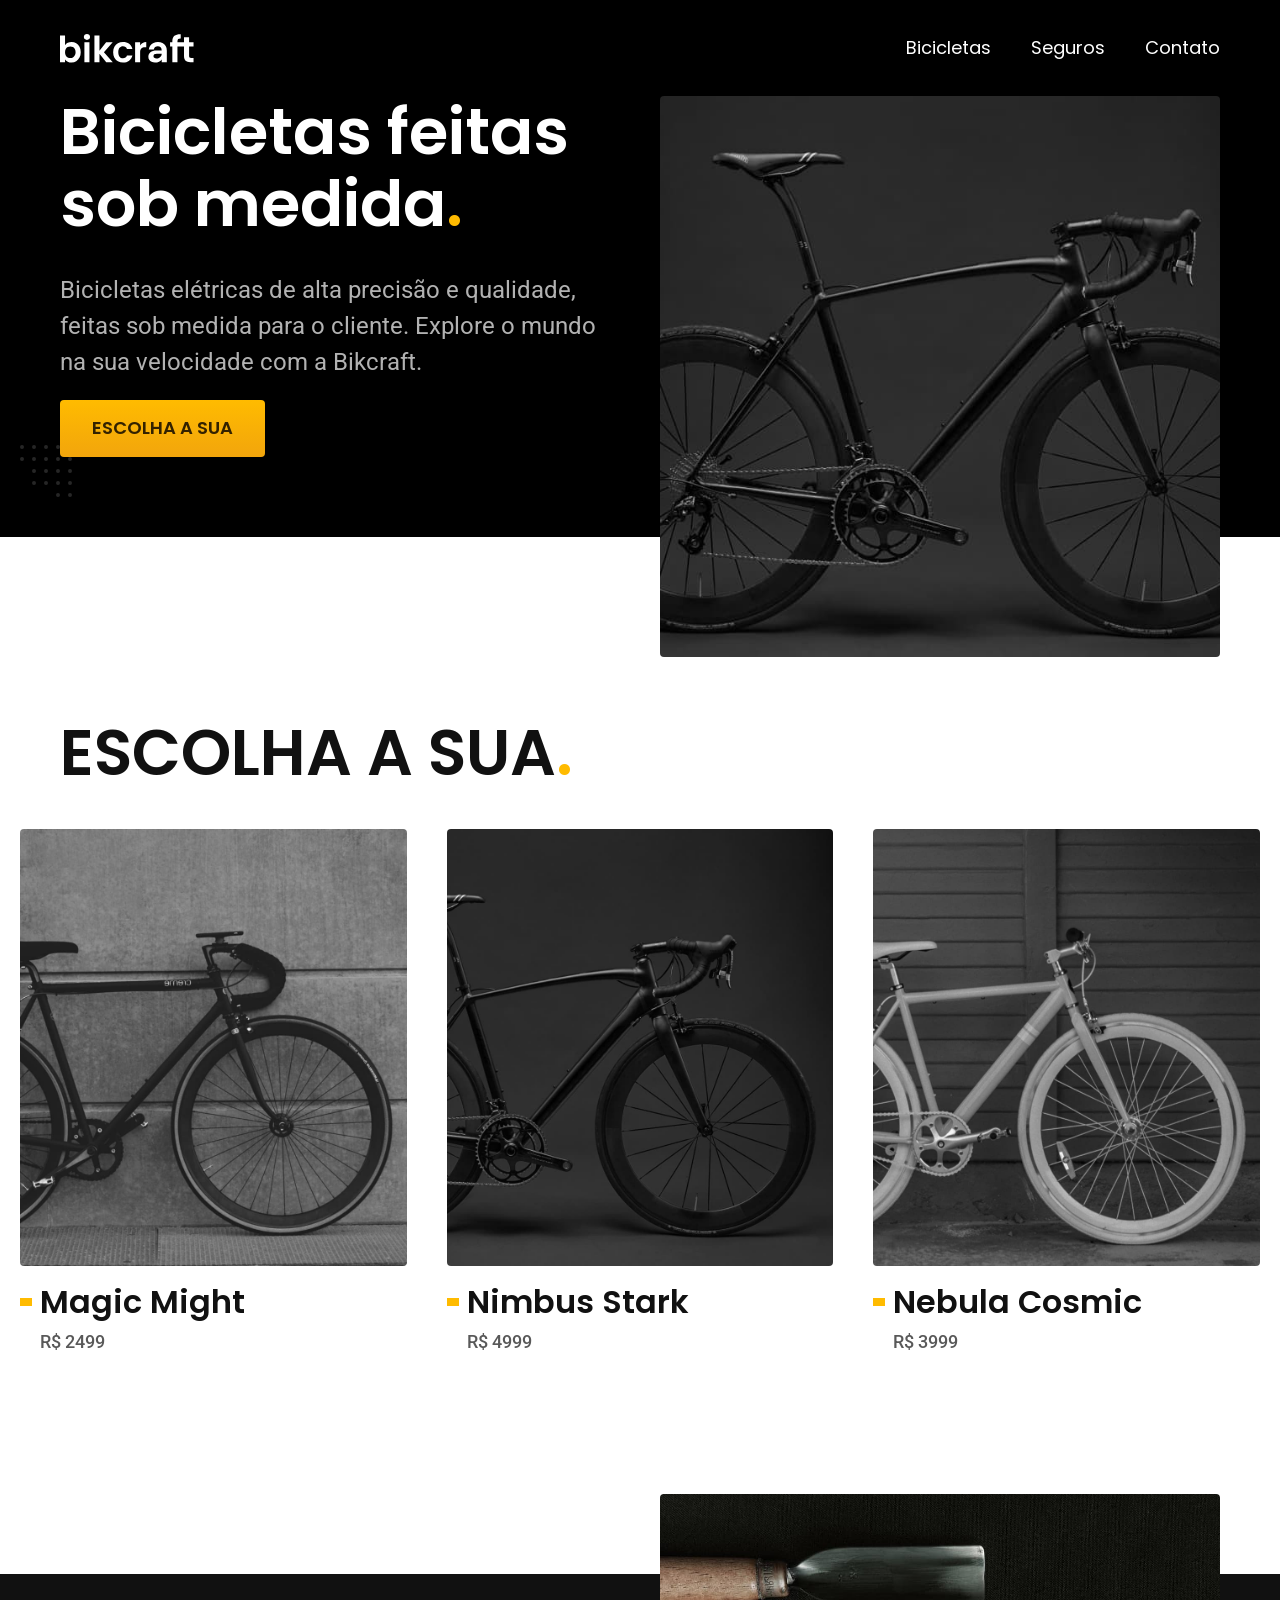
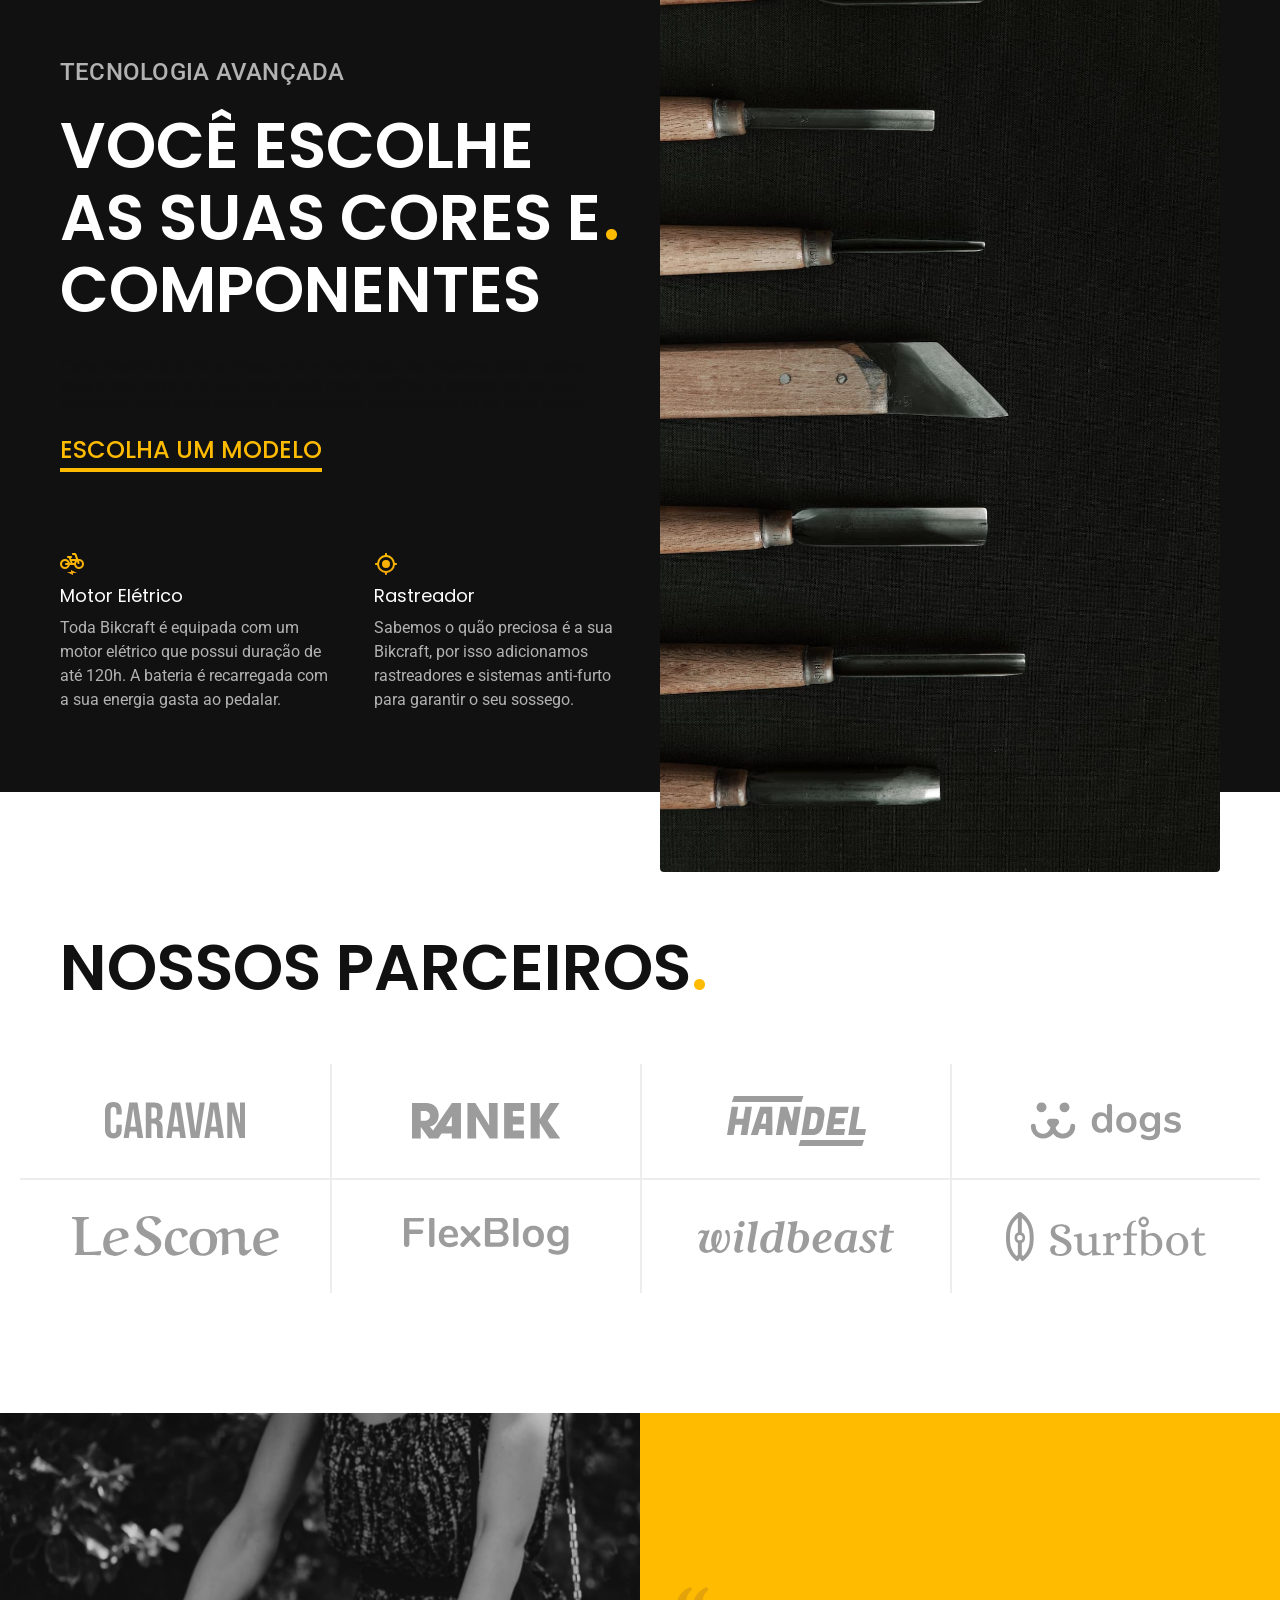
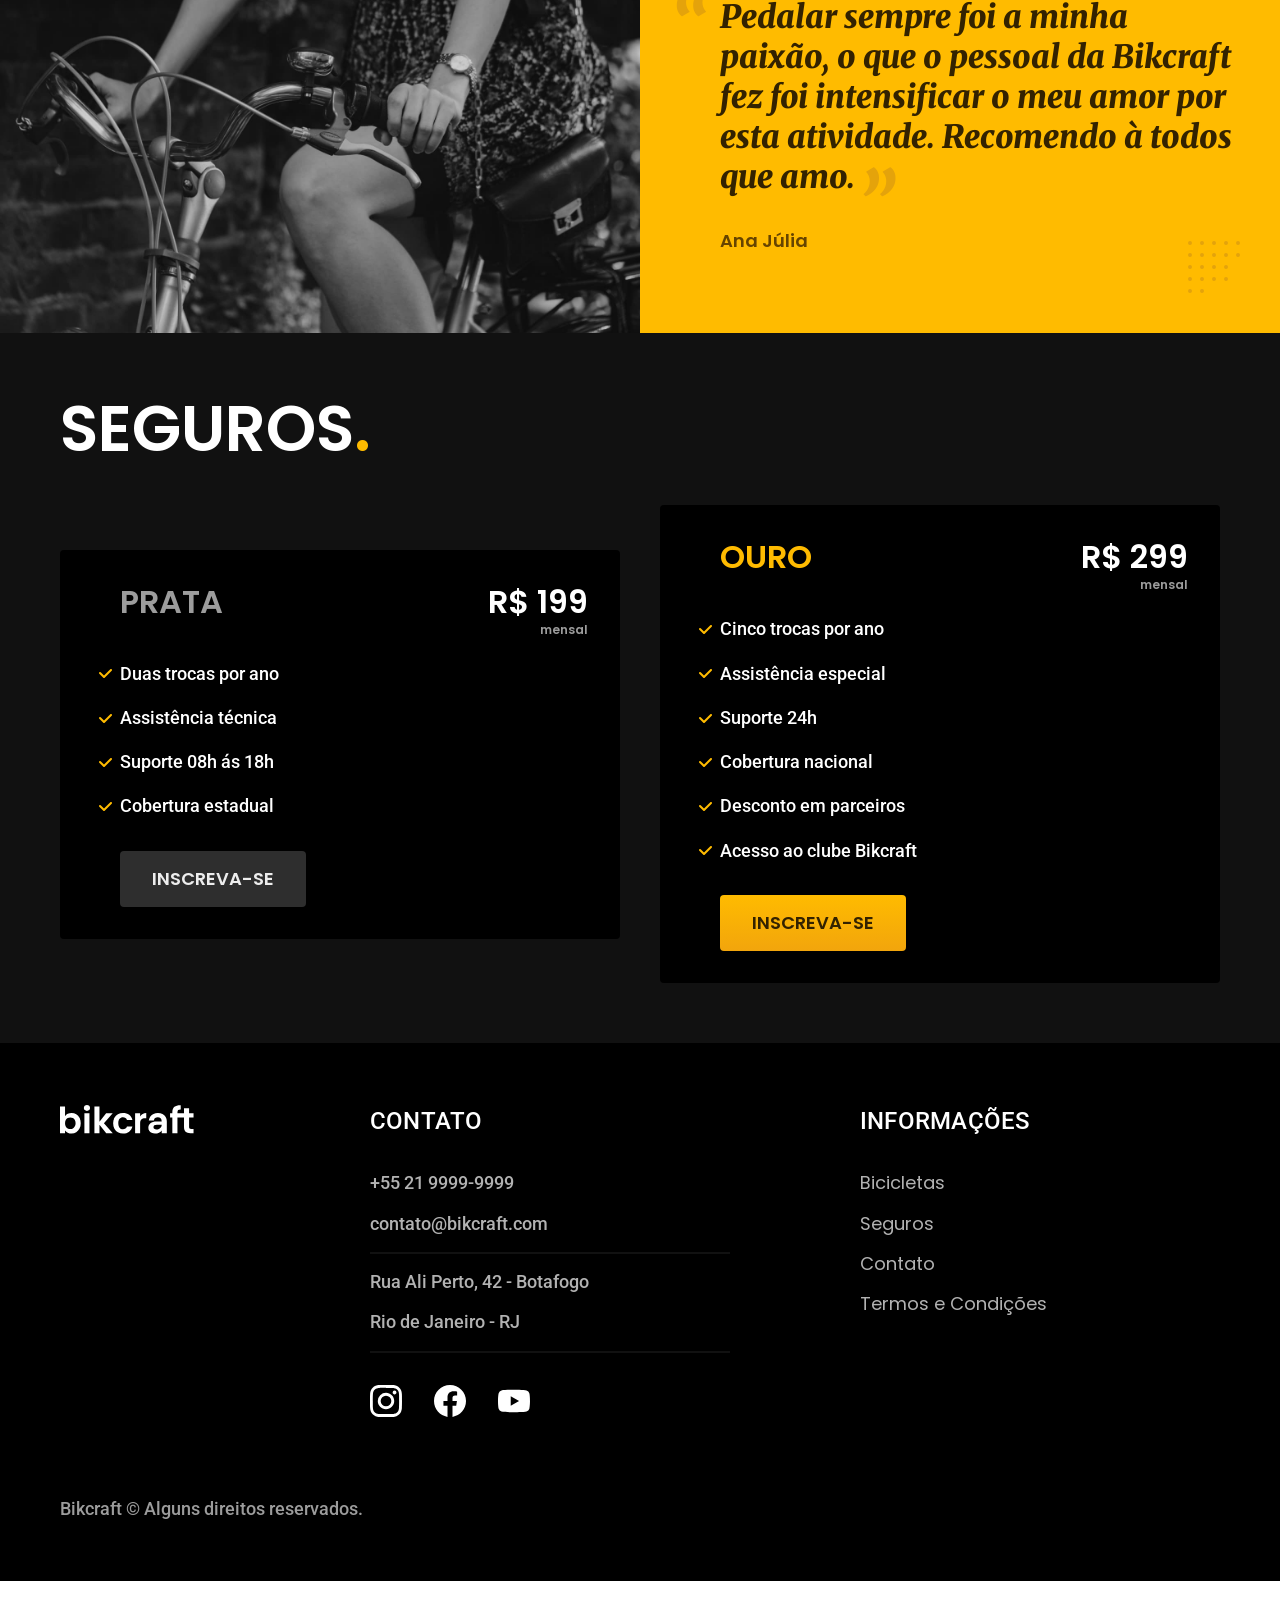
<file: index.html>
<!DOCTYPE html>
<html lang="pt-br">
<head>
  <meta charset="UTF-8">
  <meta name="viewport" content="width=device-width, initial-scale=1.0">

  <title>Bikcraft - Bicicletas Elétricas</title>
  <meta name="description" content="Bicicletas elétricas de alta precisão e qualidade, feitas sob medida para o cliente. Explore o mundo na sua velocidade com a Bikcraft.">
  <link rel="preload" href="./css/style.css" as="style">
  <link rel="stylesheet" href="./css/style.css">

  <link rel="preconnect" href="https://fonts.googleapis.com">
  <link rel="preconnect" href="https://fonts.gstatic.com" crossorigin>
  <link href="https://fonts.googleapis.com/css2?family=Merriweather:ital,opsz,wght@1,18..144,900&family=Poppins:wght@400;600&family=Roboto:wdth,wght@75..100,100..900&display=swap" rel="stylesheet">
  
</head>
<body>
  <header class="header-bg">
    <div class="header container">
      <a href="./">
        <img src="img/bikcraft.svg" width="136" height="132" alt="Bikcraft">
      </a>

      <nav aria-label="primaria">
        <ul class="header-menu font-1-m cor-0">
          <li><a href="./bicicletas.html">Bicicletas</a></li>
          <li><a href="./seguros.html">Seguros</a></li>
          <li><a href="./contato.html">Contato</a></li>
        </ul>
      </nav>
    </div>
  </header>

  <main class="introducao-bg">
    <div class="introducao container">
      <div class="introducao-conteudo">
        <h1 class="font-1-xxl cor-0">Bicicletas feitas sob medida<span class="cor-p1">.</span></h1>
        <p class="font-2-l cor-5">Bicicletas elétricas de alta precisão e qualidade,  feitas sob medida para o cliente. Explore o mundo na sua velocidade com a Bikcraft.</p>
        <a class="botao" href="./bicicletas.html">escolha a sua</a>
      </div>
      <picture>
        <source media="(max-width: 800px)" srcset="./img/bicicletas/nimbus.jpg">
        <img src="./img/fotos/introducao.jpg" width="1280" height="1600" alt="Bicicleta elétrica preta">
      </picture>
    </div>
  </main>

  <article class="bicicletas-lista">
    <h2 class="font-1-xxl">escolha a sua<span class="cor-p1">.</span></h2>

    <ul>
      <li>
        <a href="/bicicletas/magic.html">
          <img src="/img/bicicletas/magic-home.jpg" width="920" height="1040" alt="Bicicleta preta"> 
          <h3 class="font-1-xl">Magic Might</h3>
          <span class="font-2-m cor-8">R$ 2499</span>
        </a>
      </li>
      <li>
        <a href="/bicicletas/nimbus.html">
          <img src="/img/bicicletas/nimbus-home.jpg" width="920" height="1040" alt="Bicicleta preta"> 
          <h3 class="font-1-xl">Nimbus Stark</h3>
          <span class="font-2-m cor-8">R$ 4999</span>
        </a>
      </li>
      <li>
        <a href="/bicicletas/nebula.html">
          <img src="/img/bicicletas/nebula-home.jpg" width="920" height="1040" alt="Bicicleta preta"> 
          <h3 class="font-1-xl">Nebula Cosmic</h3>
          <span class="font-2-m cor-8">R$ 3999</span>
        </a>
      </li>
    </ul>
  </article>

  <article class="tecnologia-bg">
    <div class="tecnologia container">
      <div class="tecnologia-conteudo">
        <span class="font-2-l-b cor-5">Tecnologia Avançada</span>
        <h2 class="font-1-xxl cor-0">você escolhe as suas cores e componentes<span class="cor-p1">.</span></h2>
        <p class=""font-2-l cor-5>Cada Bikcraft é única e possui a sua identidade. As medidas serão exatas para o seu corpo e altura, garantindo maior conforto e ergonomia na sua pedalada. Você pode também personalizar completamente as suas cores.</p>
        <a class="link" href="./bicicletas.html">escolha um modelo</a>
        <div class="tecnologia-vantagens">
          <div>
          <img src="./img/icones/eletrica.svg" width="32" height="32" alt="">
          <h3 class="font-1-m cor-0">Motor Elétrico</h3>
          <P class="font-2-s cor-5">Toda Bikcraft é equipada com um motor elétrico que possui duração de até 120h. A bateria é recarregada com a sua energia gasta ao pedalar.</P>
        </div>
        <div>
          <img src="./img/icones/rastreador.svg" width="32" height="32" alt="">
          <h3 class="font-1-m cor-0">Rastreador</h3>
          <P class="font-2-s cor-5">Sabemos o quão preciosa é a sua Bikcraft, por isso adicionamos rastreadores e sistemas anti-furto para garantir o seu sossego.</P>
        </div>
        </div>
      </div>
      <div class="tecnologia-imagem">
        <img src="/img/fotos/tecnologia.jpg" width="1200" height="1900" alt="">
      </div>
    </div>
  </article>

  <section class="parceiros" aria-label="Nossos Parceiros">
    <h2 class="container font-1-xxl">nossos parceiros<span class="cor-p1">.</span></h2>

    <ul>
      <li><img src="./img/parceiros/caravan.svg" width="140" height="38" alt="caravan"></li>
      <li><img src="./img/parceiros/ranek.svg" width="149" height="36" alt="ranek"></li>
      <li><img src="./img/parceiros/handel.svg" width="139" height="50" alt="handel"></li>
      <li><img src="./img/parceiros/dogs.svg" width="152" height="39" alt="dogs"></li>
      <li><img src="./img/parceiros/lescone.svg" width="208" height="41" alt="lescone"></li>
      <li><img src="./img/parceiros/flexblog.svg" width="165" height="48" alt="flexblog"></li>
      <li><img src="./img/parceiros/wildbeast.svg" width="196" height="34" alt="wildbeast"></li>
      <li><img src="./img/parceiros/surfbot.svg" width="200" height="49" alt="surfbot"></li>
    </ul>
  </section>

  <section class="depoimento" aria-label="Depoimento">
    <div>
      <img src="./img/fotos/depoimento.jpg" width="1560" height="1360" alt="Pessoa pedalando uma bicicleta Bikcraft">
    </div>
    <div class="depoimento-conteudo">
      <blockquote class="font-1-xl cor-p5">
        <p>Pedalar sempre foi a minha paixão, o que o pessoal da Bikcraft fez foi intensificar o meu amor por esta atividade. Recomendo à todos que amo.</p>
      </blockquote>
      <span class="font-1-m-b cor-p4">Ana Júlia</span>
    </div>
  </section>

  <article class="seguros-bg">
    <div class="seguros container">
       <h2 class="font-1-xxl cor-0">seguros<span class="cor-p1">.</span></h2>
       <div class="seguros-item">
        <h3 class="font-1-xl cor-6">PRATA</h3>
        <span class="font-1-xl cor-0">R$ 199 <span class="font-1-xs cor-6">mensal</span></span>
        <ul class="font-2-m cor-0">
          <li>Duas trocas por ano</li>
          <li>Assistência técnica</li>
          <li>Suporte 08h ás 18h</li>
          <li>Cobertura estadual</li>
        </ul>
        <a class="botao secundario" href="./orcamento.html">Inscreva-se</a>
       </div>

       <div class="seguros-item">
        <h3 class="font-1-xl cor-p1">OURO</h3>
        <span class="font-1-xl cor-0">R$ 299 <span class="font-1-xs cor-6">mensal</span></span>
        <ul class="font-2-m cor-0">
          <li>Cinco trocas por ano</li>
          <li>Assistência especial</li>
          <li>Suporte 24h</li>
          <li>Cobertura nacional</li>
          <li>Desconto em parceiros</li>
          <li>Acesso ao clube Bikcraft</li>
        </ul>
        <a class="botao" href="./orcamento.html">Inscreva-se</a>
       </div>
    </div>
  </article>

  <footer class="footer-bg">
    <div class="footer container">
      <img src="./img/bikcraft.svg" width="136" height="32" alt="Bikcraft">
      <div class="footer-contato">
        <h3 class="font-2-l-b cor-0">Contato</h3>
        <ul class="font-2-m cor-5">
          <li><a href="tel:+552199999999">+55 21 9999-9999</a></li>
          <li><a href="mailto:contato@bikcraft.com">contato@bikcraft.com</a></li>
          <li>Rua Ali Perto, 42 - Botafogo</li>
          <li>Rio de Janeiro - RJ</li>
        </ul>
        <div class="footer-redes">
          <a href="">
            <img src="./img/redes/instagram.svg" width="32" height="32" alt="Instagram">
          </a>
          <a href="">
            <img src="./img/redes/facebook.svg" width="32" height="32" alt="Facebook">
          </a>
          <a href="">
            <img src="./img/redes/youtube.svg" width="32" height="32" alt="Youtube">
          </a>
        </div>
      </div>
      <div class="footer-informacoes">
        <h3 class="font-2-l-b cor-0">Informações</h3>
        <nav>
          <ul class="font-1-m cor-5">
            <li><a href="./bicicletas.html">Bicicletas</a></li>
            <li><a href="./seguros.html">Seguros</a></li>
            <li><a href="./contato.html">Contato</a></li>
            <li><a href="./termos.html">Termos e Condições</a></li>
          </ul>
        </nav>
      </div>
      <p class="footer-copy font-2-m cor-6">Bikcraft © Alguns direitos reservados.</p>
    </div>
  </footer>
</body>

</html>
</file>
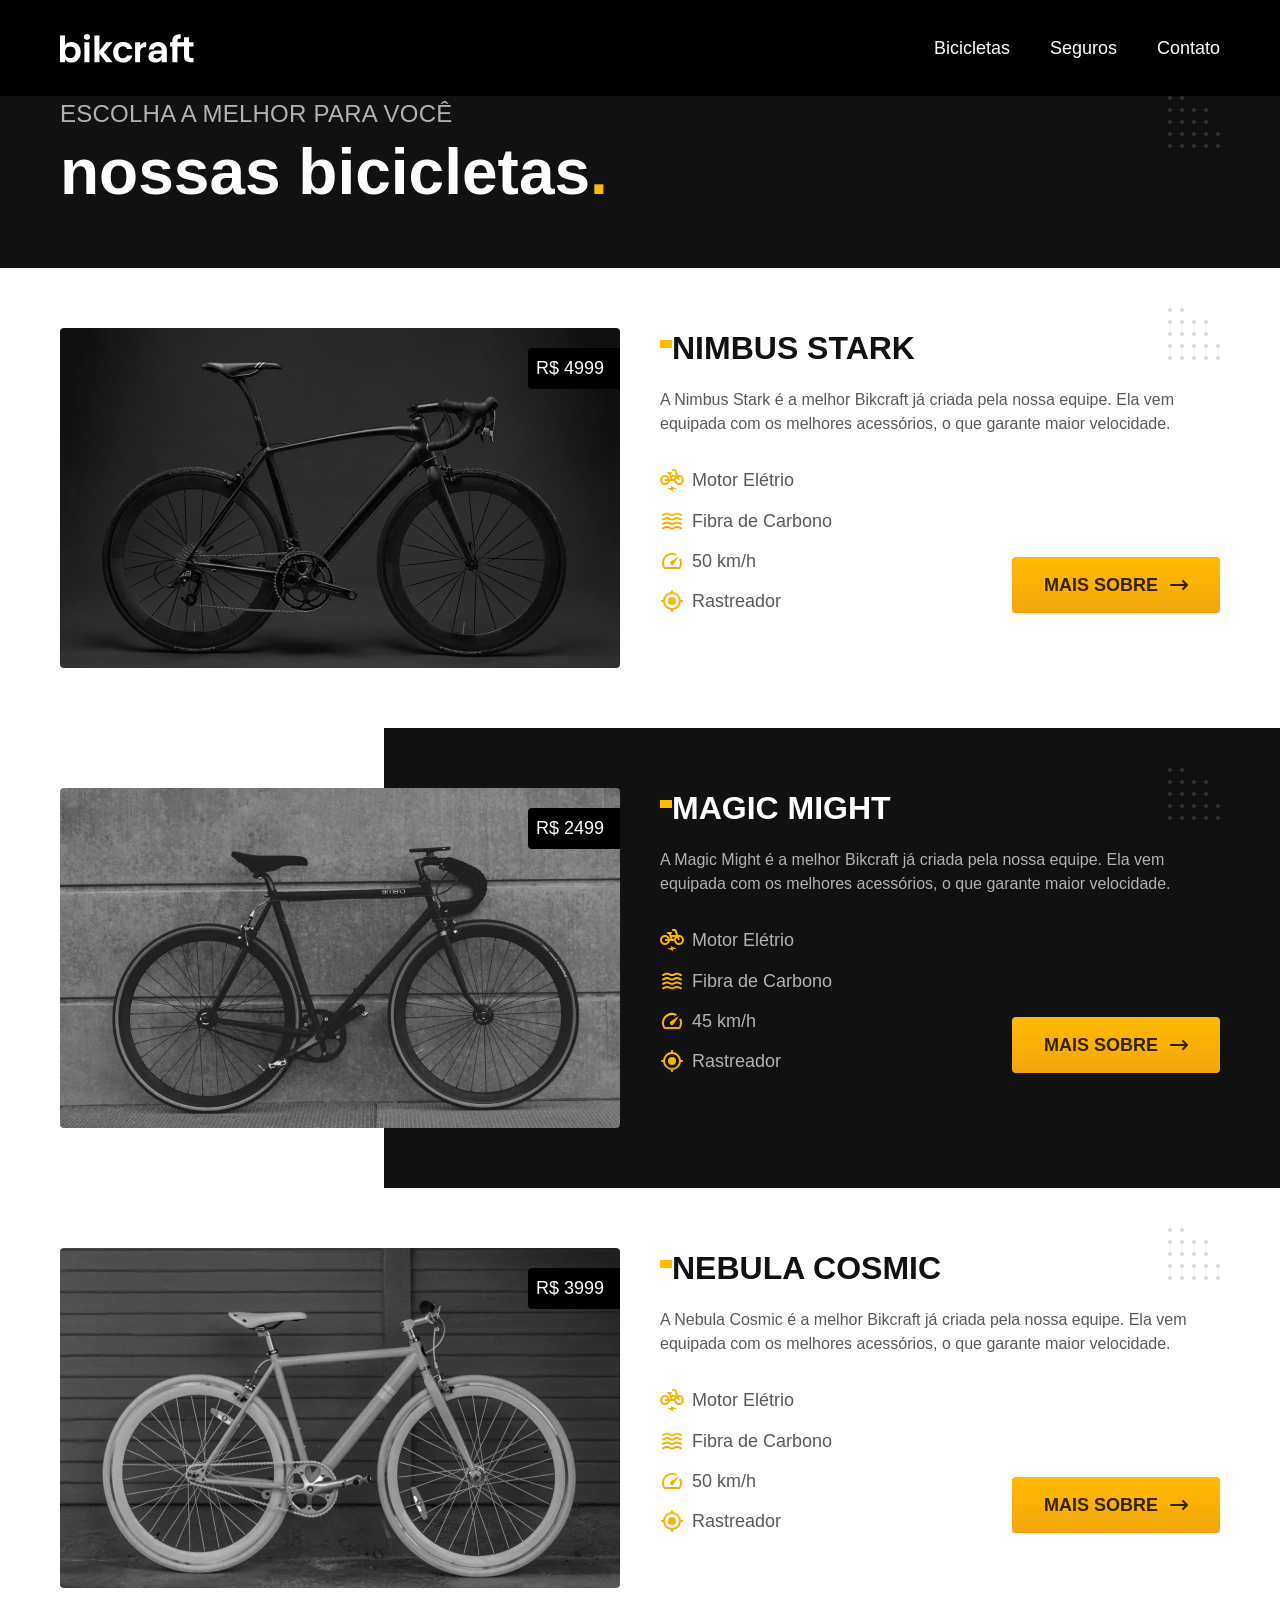
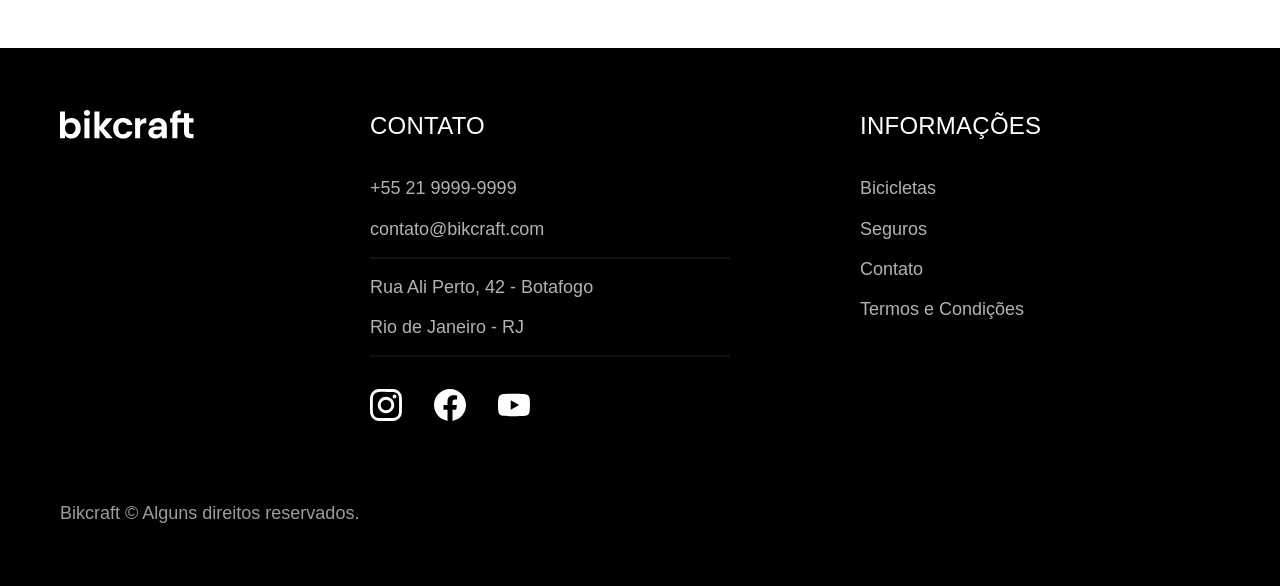
<file: bicicletas.html>
<!DOCTYPE html>
<html lang="pt-br">
<head>
  <meta charset="UTF-8">
  <!--Densidade de pixels no mobile-->
  <meta name="viewport" content="width=device-width, initial-scale=1.0">

  <!--Importante ser consiso para otimizar a busca do site-->
  <title>Bicicletas</title>
  <meta name="description" content="Bicicletas.">
  <link rel="preload" href="./css/style.css" as="style">
  <link rel="stylesheet" href="./css/style.css">
  
</head>
<body id="bicicletas">
  <!--bg de background-->
  <header class="header-bg">
    <div class="header container">
      <a href="./">
        <img src="img/bikcraft.svg" alt="Bikcraft">
      </a>

      <nav aria-label="primaria">
        <ul class="header-menu font-1-m cor-0">
          <li><a href="./bicicletas.html">Bicicletas</a></li>
          <li><a href="">Seguros</a></li>
          <li><a href="">Contato</a></li>
        </ul>
      </nav>
    </div>
  </header>

  <main>
    <div class="titulo-bg">
      <div class="titulo container">
        <p class="font-2-l-b cor-5">Escolha a melhor para você</p>
        <h1 class="font-1-xxl cor-0">nossas bicicletas<span class="cor-p1">.</span></h1>
      </div>
    </div>

      <div class="bicicletas container">
        <div class="bicicletas-imagem">
          <img src="./img/bicicletas/nimbus.jpg" alt="bicicleta-preta">
          <span class="font-2-m cor-0">R$ 4999</span>
        </div>
        <div class="bicicletas-conteudo">
          <h2 class="font-1-xl">Nimbus Stark</h2>
          <p class="font-2-s cor-8">A Nimbus Stark é a melhor Bikcraft já criada pela nossa equipe. Ela vem equipada com os melhores acessórios, o que garante maior velocidade.</p>
          <ul class="font-1-m cor-8">
            <li>
              <img src="./img/icones/eletrica.svg" alt="">
              Motor Elétrio
            </li>
            <li>
              <img src="./img/icones/carbono.svg" alt="">
              Fibra de Carbono
            </li>
            <li>
              <img src="./img/icones/velocidade.svg" alt="">
              50 km/h
            </li>
            <li>
              <img src="./img/icones/rastreador.svg" alt="">
              Rastreador
            </li>
          </ul>
          <a class="botao seta" href="./bicicleta/nimbus.html">Mais Sobre</a>
        </div>
      </div>

    <div class="bicicletas-bg">
      <div class="bicicletas container">
        <div class="bicicletas-imagem">
          <img src="./img/bicicletas/magic.jpg" alt="bicicleta-preta">
          <span class="font-2-m cor-0">R$ 2499</span>
        </div>
        <div class="bicicletas-conteudo">
          <h2 class="font-1-xl cor-0">Magic Might</h2>
          <p class="font-2-s cor-5">A Magic Might é a melhor Bikcraft já criada pela nossa equipe. Ela vem equipada com os melhores acessórios, o que garante maior velocidade.</p>
          <ul class="font-1-m cor-5">
            <li>
              <img src="./img/icones/eletrica.svg" alt="">
              Motor Elétrio
            </li>
            <li>
              <img src="./img/icones/carbono.svg" alt="">
              Fibra de Carbono
            </li>
            <li>
              <img src="./img/icones/velocidade.svg" alt="">
              45 km/h
            </li>
            <li>
              <img src="./img/icones/rastreador.svg" alt="">
              Rastreador
            </li>
          </ul>
          <a class="botao seta" href="./bicicleta/magic.html">Mais Sobre</a>
        </div>
      </div>
    </div>

      <div class="bicicletas container">
        <div class="bicicletas-imagem">
          <img src="./img/bicicletas/nebula.jpg" alt="bicicleta-preta">
          <span class="font-2-m cor-0">R$ 3999</span>
        </div>
        <div class="bicicletas-conteudo">
          <h2 class="font-1-xl">Nebula Cosmic</h2>
          <p class="font-2-s cor-8">A Nebula Cosmic é a melhor Bikcraft já criada pela nossa equipe. Ela vem equipada com os melhores acessórios, o que garante maior velocidade.</p>
          <ul class="font-1-m cor-8">
            <li>
              <img src="./img/icones/eletrica.svg" alt="">
              Motor Elétrio
            </li>
            <li>
              <img src="./img/icones/carbono.svg" alt="">
              Fibra de Carbono
            </li>
            <li>
              <img src="./img/icones/velocidade.svg" alt="">
              50 km/h
            </li>
            <li>
              <img src="./img/icones/rastreador.svg" alt="">
              Rastreador
            </li>
          </ul>
          <a class="botao seta" href="./bicicleta/nebula.html">Mais Sobre</a>
        </div>
      </div>
  </main>
  
  <footer class="footer-bg">
    <div class="footer container">
      <img src="./img/bikcraft.svg" alt="Bikcraft">
      <div class="footer-contato">
        <h3 class="font-2-l-b cor-0">Contato</h3>
        <ul class="font-2-m cor-5">
          <li><a href="tel:+552199999999">+55 21 9999-9999</a></li>
          <li><a href="mailto:contato@bikcraft.com">contato@bikcraft.com</a></li>
          <li>Rua Ali Perto, 42 - Botafogo</li>
          <li>Rio de Janeiro - RJ</li>
        </ul>
        <div class="footer-redes">
          <a href="">
            <img src="./img/redes/instagram.svg" alt="Instagram">
          </a>
          <a href="">
            <img src="./img/redes/facebook.svg" alt="Facebook">
          </a>
          <a href="">
            <img src="./img/redes/youtube.svg" alt="Youtube">
          </a>
        </div>
      </div>
      <div class="footer-informacoes">
        <h3 class="font-2-l-b cor-0">Informações</h3>
        <nav>
          <ul class="font-1-m cor-5">
            <li><a href="./bicicletas.html">Bicicletas</a></li>
            <li><a href="./seguros.html">Seguros</a></li>
            <li><a href="./contato.html">Contato</a></li>
            <li><a href="./termos.html">Termos e Condições</a></li>
          </ul>
        </nav>
      </div>
      <p class="footer-copy font-2-m cor-6">Bikcraft © Alguns direitos reservados.</p>
    </div>
  </footer>
</body>

</html>
</file>
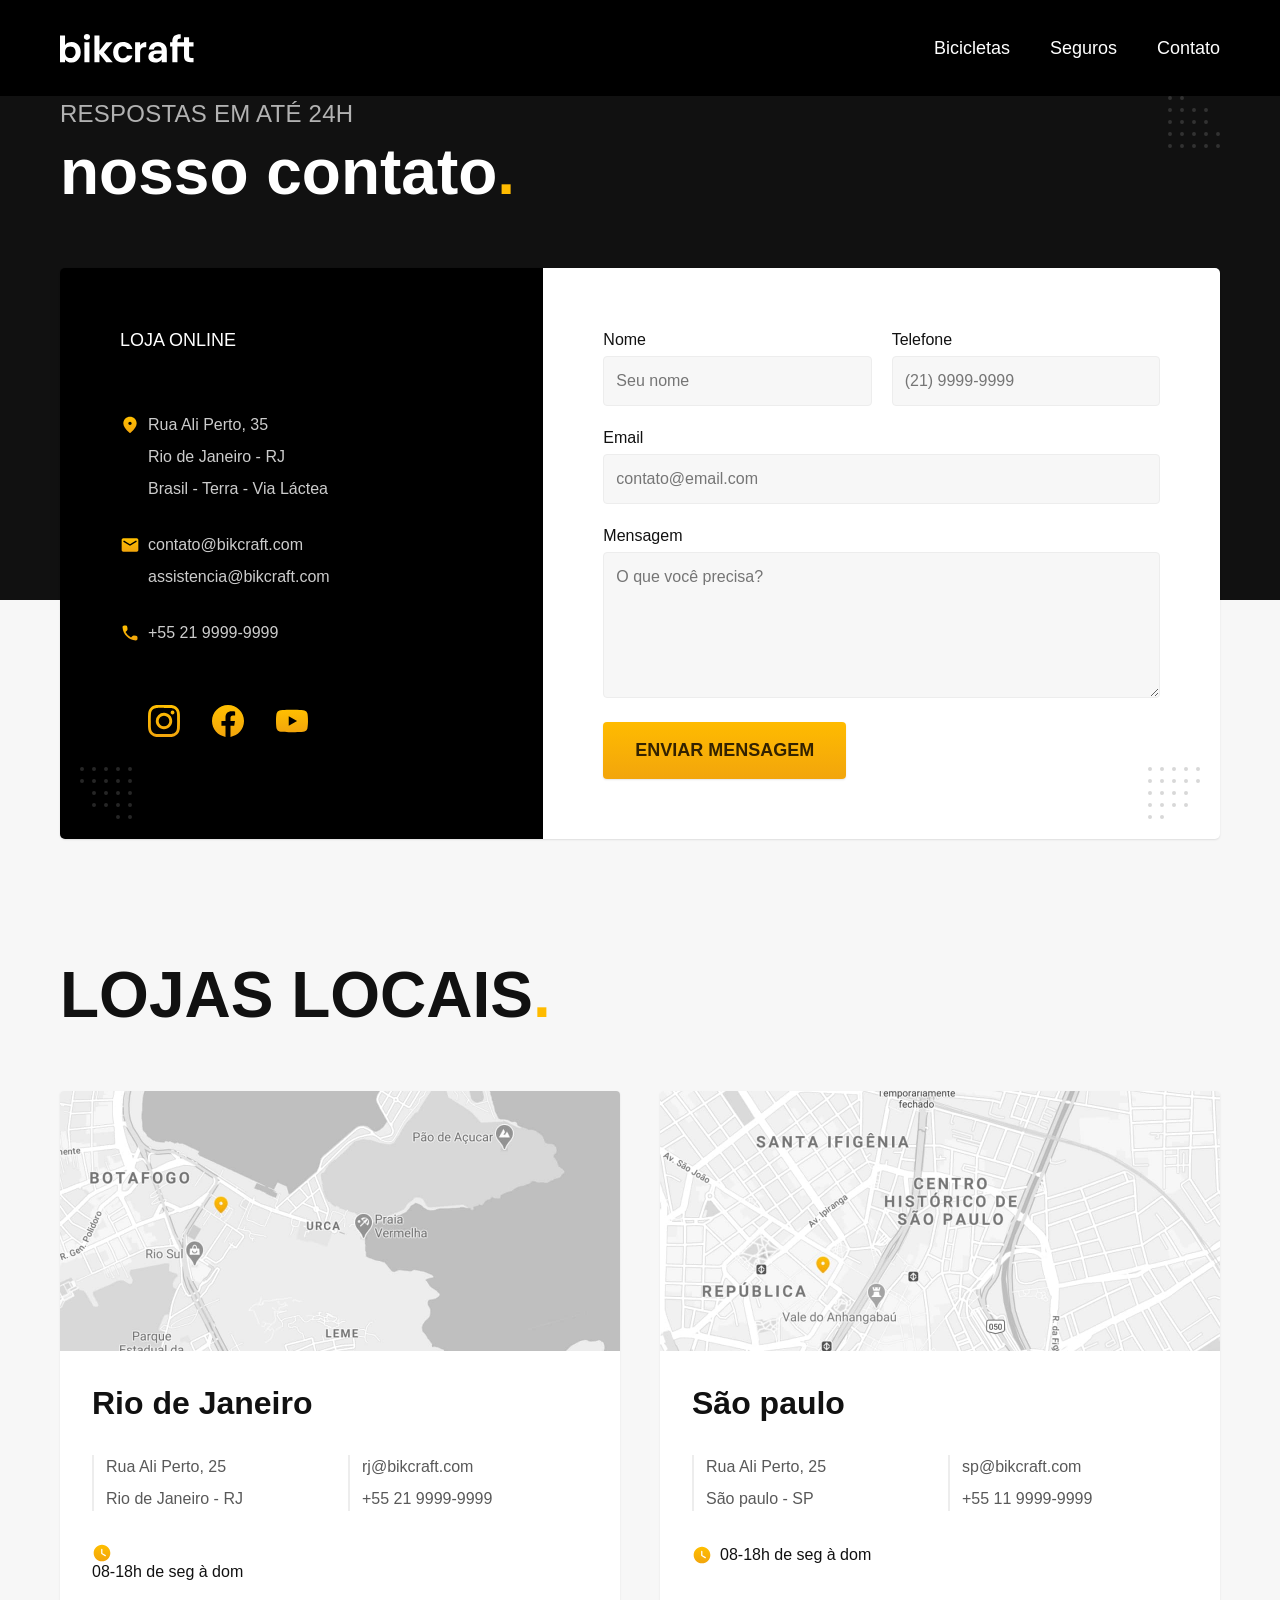
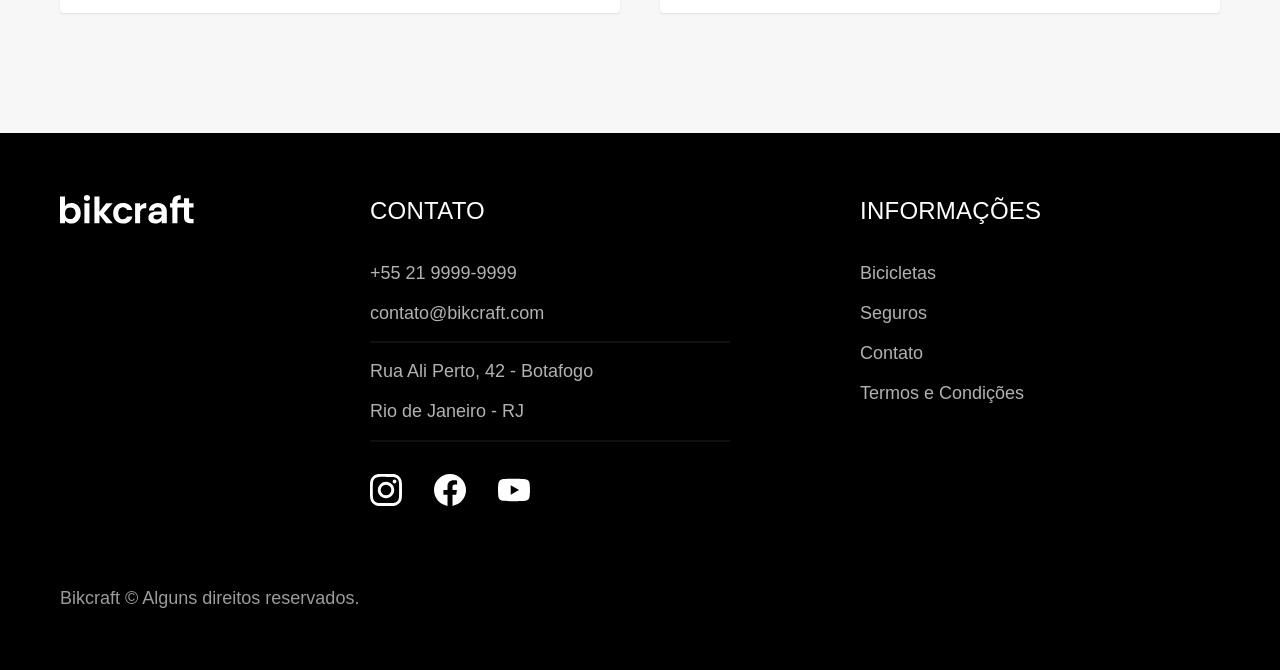
<file: contato.html>
<!DOCTYPE html>
<html lang="pt-br">
<head>
  <meta charset="UTF-8">

  <meta name="viewport" content="width=device-width, initial-scale=1.0">

  <title>Contato</title>
  <meta name="description" content="Contato.">
  <link rel="preload" href="./css/style.css" as="style">
  <link rel="stylesheet" href="./css/style.css">
  
</head>
<body id="contato">
  <header class="header-bg">
    <div class="header container">
      <a href="./">
        <img src="img/bikcraft.svg" alt="Bikcraft">
      </a>

      <nav aria-label="primaria">
        <ul class="header-menu font-1-m cor-0">
          <li><a href="./bicicletas.html">Bicicletas</a></li>
          <li><a href="">Seguros</a></li>
          <li><a href="">Contato</a></li>
        </ul>
      </nav>
    </div>
  </header>

  <main>
    <div class="titulo-bg">
      <div class="titulo container">
        <p class="font-2-l-b cor-5">Respostas em até 24h</p>
        <h1 class="font-1-xxl cor-0">nosso contato<span class="cor-p1">.</span></h1>
      </div>
    </div>

    <div class="contato container">
      <section class="contato-dados" aria-label="Endereço">
        <h2 class="font-1-m cor-0">Loja Online</h2>
        <div class="contato-endereco font-2-s cor-4">
          <p>Rua Ali Perto, 35</p>
          <p>Rio de Janeiro - RJ</p>
          <p>Brasil - Terra - Via Láctea</p>
        </div>
        <address class="contato-meios font-2-s cor-4">
          <a href="mailto:contato@bikcraft.com">contato@bikcraft.com</a>
          <a href="mailto:assistencia@bikcraft.com">assistencia@bikcraft.com</a>
          <a href="tel:+552199999999">+55 21 9999-9999</a>
        </address>
        <div class="contato-redes">
          <a href="">
            <img src="./img/redes/instagram-p.svg" alt="Instagram">
          </a>
          <a href="">
            <img src="./img/redes/facebook-p.svg" alt="Facebook">
          </a>
          <a href="">
            <img src="./img/redes/youtube-p.svg" alt="Youtube">
          </a>
        </div>
      </section>
      <section class="contato-formulario" aria-label="Formulario">
        <form class="form" action="./contato.html">
          <div>
            <label for="nome">Nome</label>
            <input type="text" id="nome" name="nome" placeholder="Seu nome">
          </div>
          <div>
            <label for="telefone">Telefone</label>
            <input type="tel" id="telefone" name="telefone" placeholder="(21) 9999-9999">
          </div>
          <div class="col-2">
            <label for="email">Email</label>
            <input type="email" id="email" name="email" placeholder="contato@email.com">
          </div>
          <div class="col-2">
            <label for="mensagem">Mensagem</label>
            <textarea rows="5" id="mensagem" name="mensagem" placeholder="O que você precisa?"></textarea>
          </div>
          <button class="botao col-2">Enviar Mensagem</button>
        </form>
      </section>
    </div>
  </main>

  <article class="lojas container">
    <h2 class="font-1-xxl">Lojas locais<span class="cor-p1">.</span></h2>
    <div class="lojas-item">
      <img src="./img/lojas/rj.jpg" alt="mapa marcando o endereço em Rua Ali Perto, 25 - Rio de Janeiro - RJ">
      <div class="lojas-conteudo">
        <h3 class="font-1-xl">Rio de Janeiro</h3>
        <div class="lojas-dados font-2-s cor-8">
          <p>Rua Ali Perto, 25</p>
          <p>Rio de Janeiro - RJ</p>
        </div>
        <div class="lojas-dados font-2-s cor-8">
          <a href="mailto:rj@bikcraft.com">rj@bikcraft.com</a>
          <a href="tel:+552199999999">+55 21 9999-9999</a>
        </div>
        <p><img src="./img/icones/horario.svg" alt="">08-18h de seg à dom</p>
      </div>
    </div>

    <div class="lojas-item">
      <img src="./img/lojas/sp.jpg" alt="mapa marcando o endereço em Rua Ali Perto, 25 - São paulo - SP">
      <div class="lojas-conteudo">
        <h3 class="font-1-xl">São paulo</h3>
        <div class="lojas-dados font-2-s cor-8">
          <p>Rua Ali Perto, 25</p>
          <p>São paulo - SP</p>
        </div>
        <div class="lojas-dados font-2-s cor-8">
          <a href="mailto:sp@bikcraft.com">sp@bikcraft.com</a>
          <a href="tel:+551199999999">+55 11 9999-9999</a>
        </div>
        <p class="lojas-tempo font-1-s"><img src="./img/icones/horario.svg" alt="">08-18h de seg à dom</p>
      </div>
      
    </div>
  </article>
  
  <footer class="footer-bg">
    <div class="footer container">
      <img src="./img/bikcraft.svg" alt="Bikcraft">
      <div class="footer-contato">
        <h3 class="font-2-l-b cor-0">Contato</h3>
        <ul class="font-2-m cor-5">
          <li><a href="tel:+552199999999">+55 21 9999-9999</a></li>
          <li><a href="mailto:contato@bikcraft.com">contato@bikcraft.com</a></li>
          <li>Rua Ali Perto, 42 - Botafogo</li>
          <li>Rio de Janeiro - RJ</li>
        </ul>
        <div class="footer-redes">
          <a href="">
            <img src="./img/redes/instagram.svg" alt="Instagram">
          </a>
          <a href="">
            <img src="./img/redes/facebook.svg" alt="Facebook">
          </a>
          <a href="">
            <img src="./img/redes/youtube.svg" alt="Youtube">
          </a>
        </div>
      </div>
      <div class="footer-informacoes">
        <h3 class="font-2-l-b cor-0">Informações</h3>
        <nav>
          <ul class="font-1-m cor-5">
            <li><a href="./bicicletas.html">Bicicletas</a></li>
            <li><a href="./seguros.html">Seguros</a></li>
            <li><a href="./contato.html">Contato</a></li>
            <li><a href="./termos.html">Termos e Condições</a></li>
          </ul>
        </nav>
      </div>
      <p class="footer-copy font-2-m cor-6">Bikcraft © Alguns direitos reservados.</p>
    </div>
  </footer>
</body>

</html>
</file>
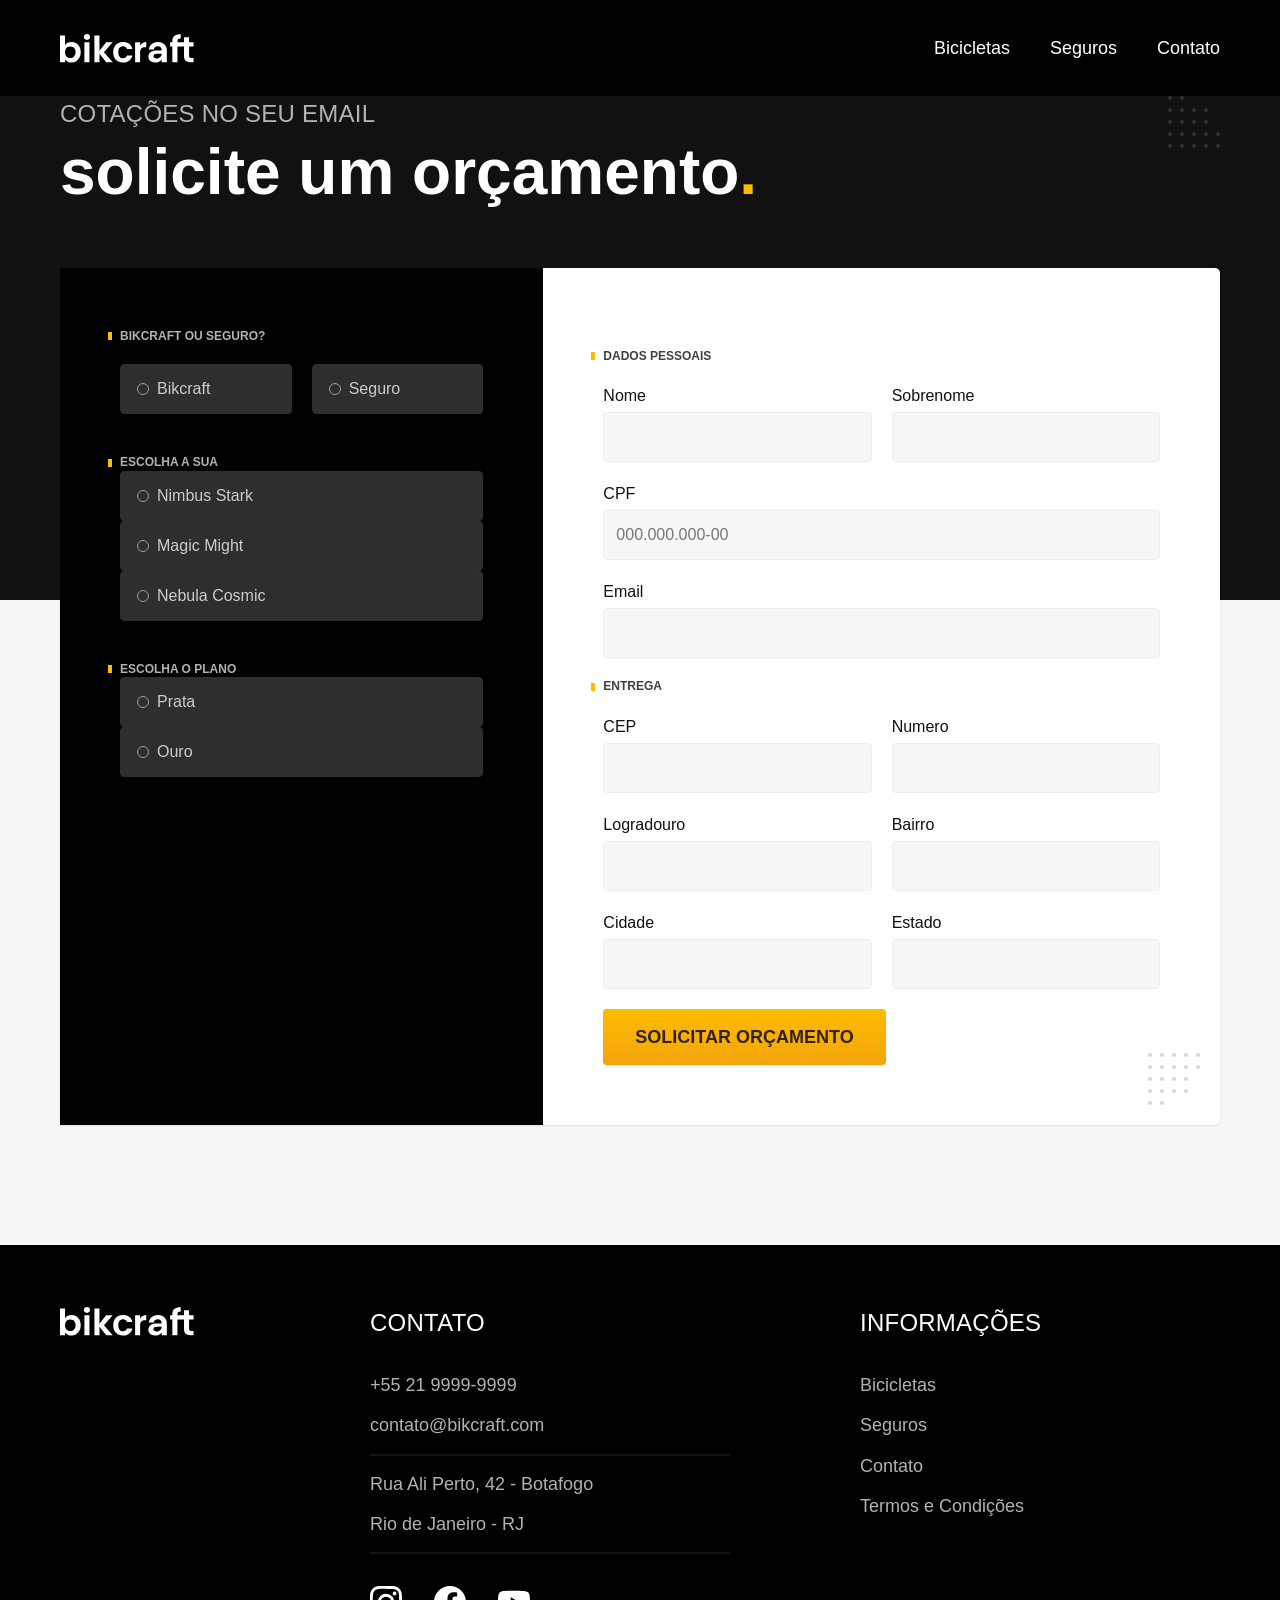
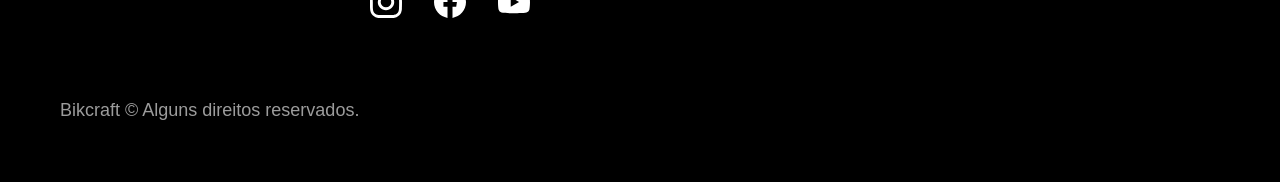
<file: orcamento.html>
<!DOCTYPE html>
<html lang="pt-br">
<head>
  <meta charset="UTF-8">
  <!--Densidade de pixels no mobile-->
  <meta name="viewport" content="width=device-width, initial-scale=1.0">

  <!--Importante ser consiso para otimizar a busca do site-->
  <title>Orçamento | Bikcraft</title>
  <meta name="description" content="Orcamento.">
  <link rel="preload" href="./css/style.css" as="style">
  <link rel="stylesheet" href="./css/style.css">
  
</head>
<body id="orcamento">
  <!--bg de background-->
  <header class="header-bg">
    <div class="header container">
      <a href="./">
        <img src="img/bikcraft.svg" alt="Bikcraft">
      </a>

      <nav aria-label="primaria">
        <ul class="header-menu font-1-m cor-0">
          <li><a href="./bicicletas.html">Bicicletas</a></li>
          <li><a href="">Seguros</a></li>
          <li><a href="">Contato</a></li>
        </ul>
      </nav>
    </div>
  </header>

  <main>
    <div class="titulo-bg">
      <div class="titulo container">
        <p class="font-2-l-b cor-5">Cotações no seu email</p>
        <h1 class="font-1-xxl cor-0">solicite um orçamento<span class="cor-p1">.</span></h1>
      </div>
    </div>

    <form class="orcamento container" action="./">
      <div class="orcamento-produto">
        <h2 class="font-1-xs cor-5">Bikcraft ou Seguro?</h2>

        <input type="radio" name="tipo" value="bikcraft" id="bikcraft">
        <label for="bikcraft">Bikcraft</label>

        <input type="radio" name="tipo" value="seguro" id="seguro">
        <label for="seguro">Seguro</label>

        <div class="orcamento-conteudo" id="orcamento-bikcraft">
          <h2 class="font-1-xs cor-5">Escolha a sua</h2>

          <input type="radio" name="produto" value="nimbus" id="nimbus">
          <label for="nimbus">Nimbus Stark <span>R$ 4999</span></label>
          <div class="orcamento-detalhes">
            <ul class="font-1-xs cor-8">
              <li><img src="./img/icones/eletrica.svg" alt=""> Motor Elétrico</li>
              <li><img src="./img/icones/carbono.svg" alt=""> Fibra de Carbono</li>
              <li><img src="./img/icones/velocidade.svg" alt=""> 50 km/h</li>
              <li><img src="./img/icones/rastreador.svg" alt=""> Rastreador</li>
            </ul>
            <img src="./img/bicicletas/nimbus.jpg" alt="Bicicleta preta">
          </div>

          <input type="radio" name="produto" value="magic" id="magic">
          <label for="magic">Magic Might <span>R$ 2499</span></label>
          <div class="orcamento-detalhes">
            <ul class="font-1-xs cor-8">
              <li><img src="./img/icones/eletrica.svg" alt=""> Motor Elétrico</li>
              <li><img src="./img/icones/carbono.svg" alt=""> Fibra de Carbono</li>
              <li><img src="./img/icones/velocidade.svg" alt=""> 45 km/h</li>
              <li><img src="./img/icones/rastreador.svg" alt=""> Rastreador</li>
            </ul>
            <img src="./img/bicicletas/magic.jpg" alt="Bicicleta preta">
          </div>

          <input type="radio" name="produto" value="nebula" id="nebula">
          <label for="nebula">Nebula Cosmic <span>R$ 3999</span></label>
          <div class="orcamento-detalhes">
            <ul class="font-1-xs cor-8">
              <li><img src="./img/icones/eletrica.svg" alt=""> Motor Elétrico</li>
              <li><img src="./img/icones/carbono.svg" alt=""> Fibra de Carbono</li>
              <li><img src="./img/icones/velocidade.svg" alt=""> 50 km/h</li>
              <li><img src="./img/icones/rastreador.svg" alt=""> Rastreador</li>
            </ul>
            <img src="./img/bicicletas/nebula.jpg" alt="Bicicleta branca">
          </div>
        </div>

        <div class="orcamento-conteudo" id="orcamento-seguro">
          <h2 class="font-1-xs cor-5">Escolha o plano</h2>

          <input type="radio" name="produto" value="prata" id="prata">
          <label for="prata">Prata <span>R$ 199</span></label>

          <input type="radio" name="produto" value="ouro" id="ouro">
          <label for="ouro">Ouro <span>R$ 299</span></label>
        </div>
      </div>
      <div class="orcamento-dados form">
        <h2 class="font-1-xs cor-9 col-2">dados pessoais</h2>
        <div>
          <label for="nome">Nome</label>
          <input type="text" id="nome" name="nome">
        </div>
        <div>
          <label for="sobrenome">Sobrenome</label>
          <input type="text" id="sobrenome" name="sobrenome">
        </div>
        <div class="col-2">
          <label for="cpf">CPF</label>
          <input type="text" id="cpf" name="cpf" placeholder="000.000.000-00">
        </div>
        <div class="col-2">
          <label for="email">Email</label>
          <input type="email" id="email" name="email">
        </div>
        <h2 class="font-1-xs cor-9 col-2">entrega</h2>
        <div>
          <label for="cep">CEP</label>
          <input type="text" id="cep" name="cep">
        </div>
        <div>
          <label for="numero">Numero</label>
          <input type="text" id="numero" name="numero">
        </div>
        <div>
          <label for="logradouro">Logradouro</label>
          <input type="text" id="logradouro" name="logradouro">
        </div>
        <div>
          <label for="bairro">Bairro</label>
          <input type="text" id="bairro" name="bairro">
        </div>
        <div>
          <label for="cidade">Cidade</label>
          <input type="text" id="cidade" name="cidade">
        </div>
        <div>
          <label for="estado">Estado</label>
          <input type="text" id="estado" name="estado">
        </div>
        <button class="botao col-2">Solicitar Orçamento</button>
      </div>
    </form>
  </main>
  
  <footer class="footer-bg">
    <div class="footer container">
      <img src="./img/bikcraft.svg" alt="Bikcraft">
      <div class="footer-contato">
        <h3 class="font-2-l-b cor-0">Contato</h3>
        <ul class="font-2-m cor-5">
          <li><a href="tel:+552199999999">+55 21 9999-9999</a></li>
          <li><a href="mailto:contato@bikcraft.com">contato@bikcraft.com</a></li>
          <li>Rua Ali Perto, 42 - Botafogo</li>
          <li>Rio de Janeiro - RJ</li>
        </ul>
        <div class="footer-redes">
          <a href="">
            <img src="./img/redes/instagram.svg" alt="Instagram">
          </a>
          <a href="">
            <img src="./img/redes/facebook.svg" alt="Facebook">
          </a>
          <a href="">
            <img src="./img/redes/youtube.svg" alt="Youtube">
          </a>
        </div>
      </div>
      <div class="footer-informacoes">
        <h3 class="font-2-l-b cor-0">Informações</h3>
        <nav>
          <ul class="font-1-m cor-5">
            <li><a href="./bicicletas.html">Bicicletas</a></li>
            <li><a href="./seguros.html">Seguros</a></li>
            <li><a href="./contato.html">Contato</a></li>
            <li><a href="./termos.html">Termos e Condições</a></li>
          </ul>
        </nav>
      </div>
      <p class="footer-copy font-2-m cor-6">Bikcraft © Alguns direitos reservados.</p>
    </div>
  </footer>
</body>

</html>
</file>
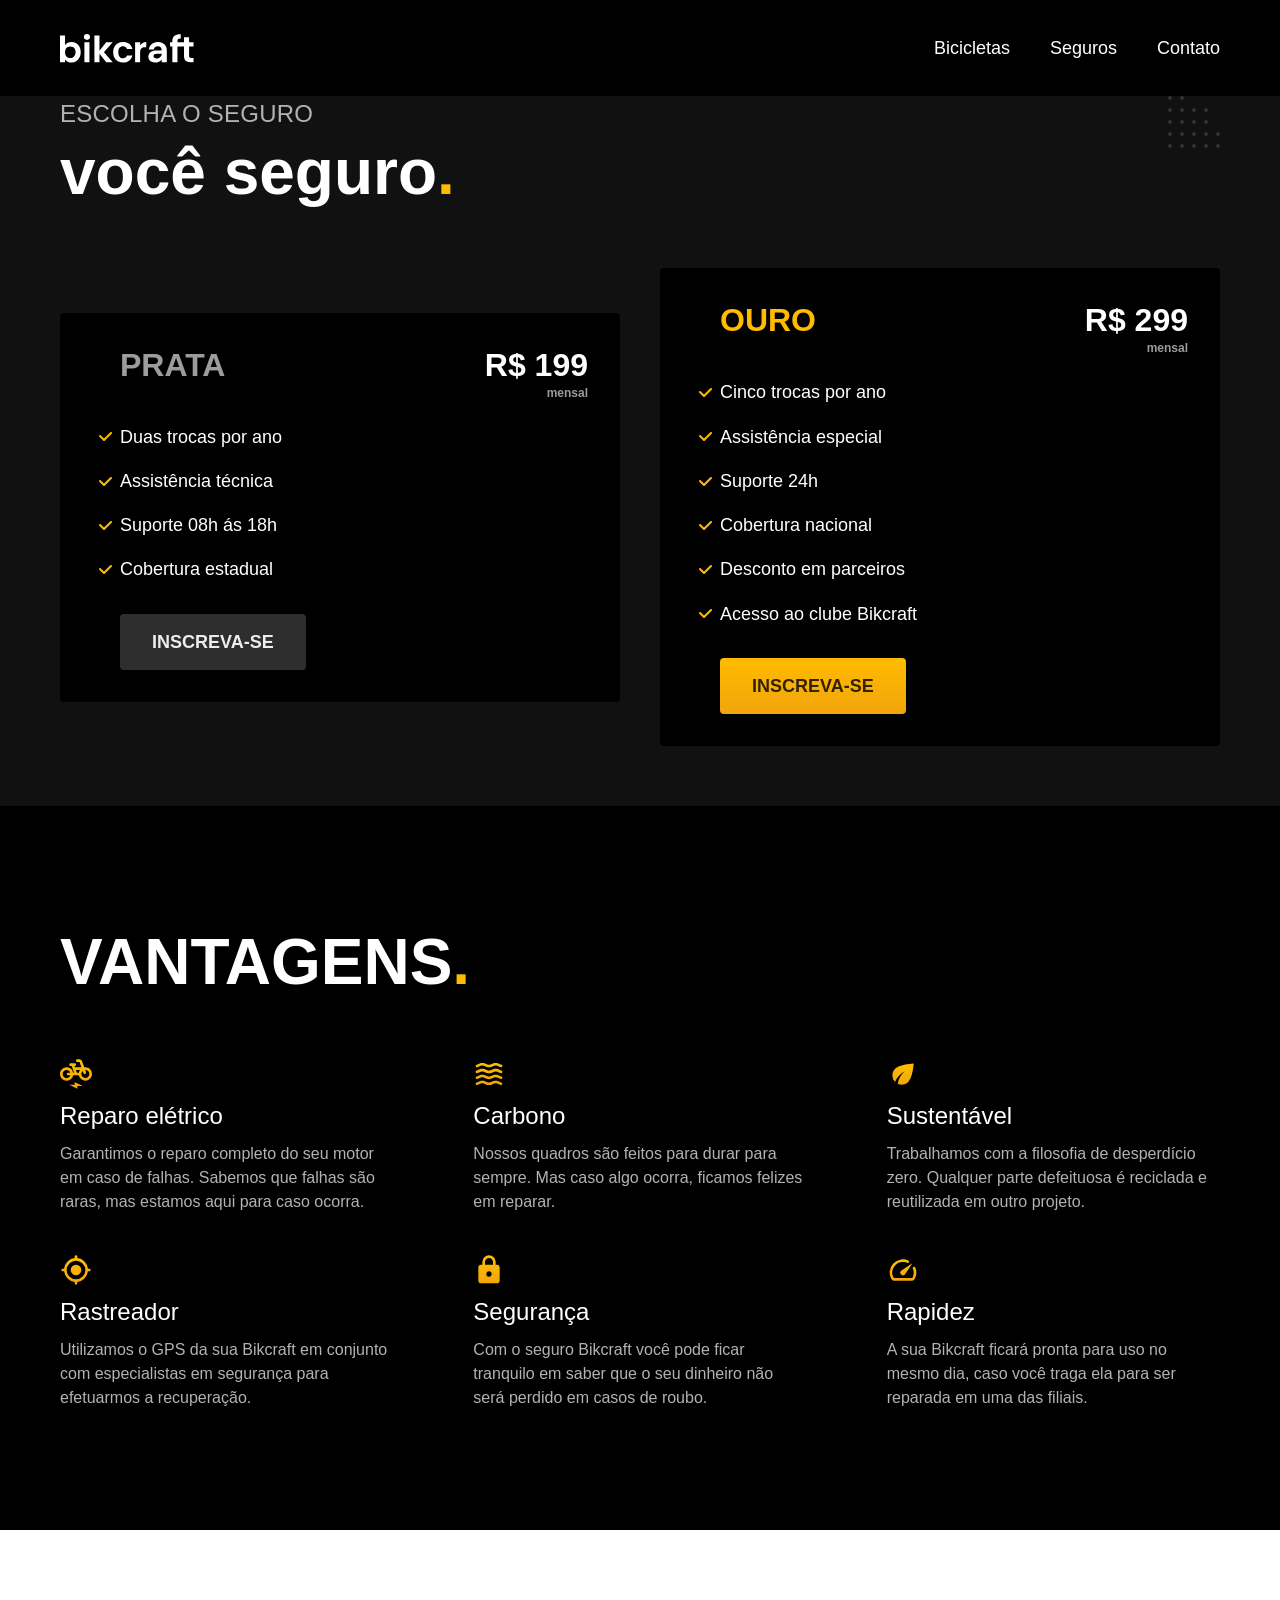
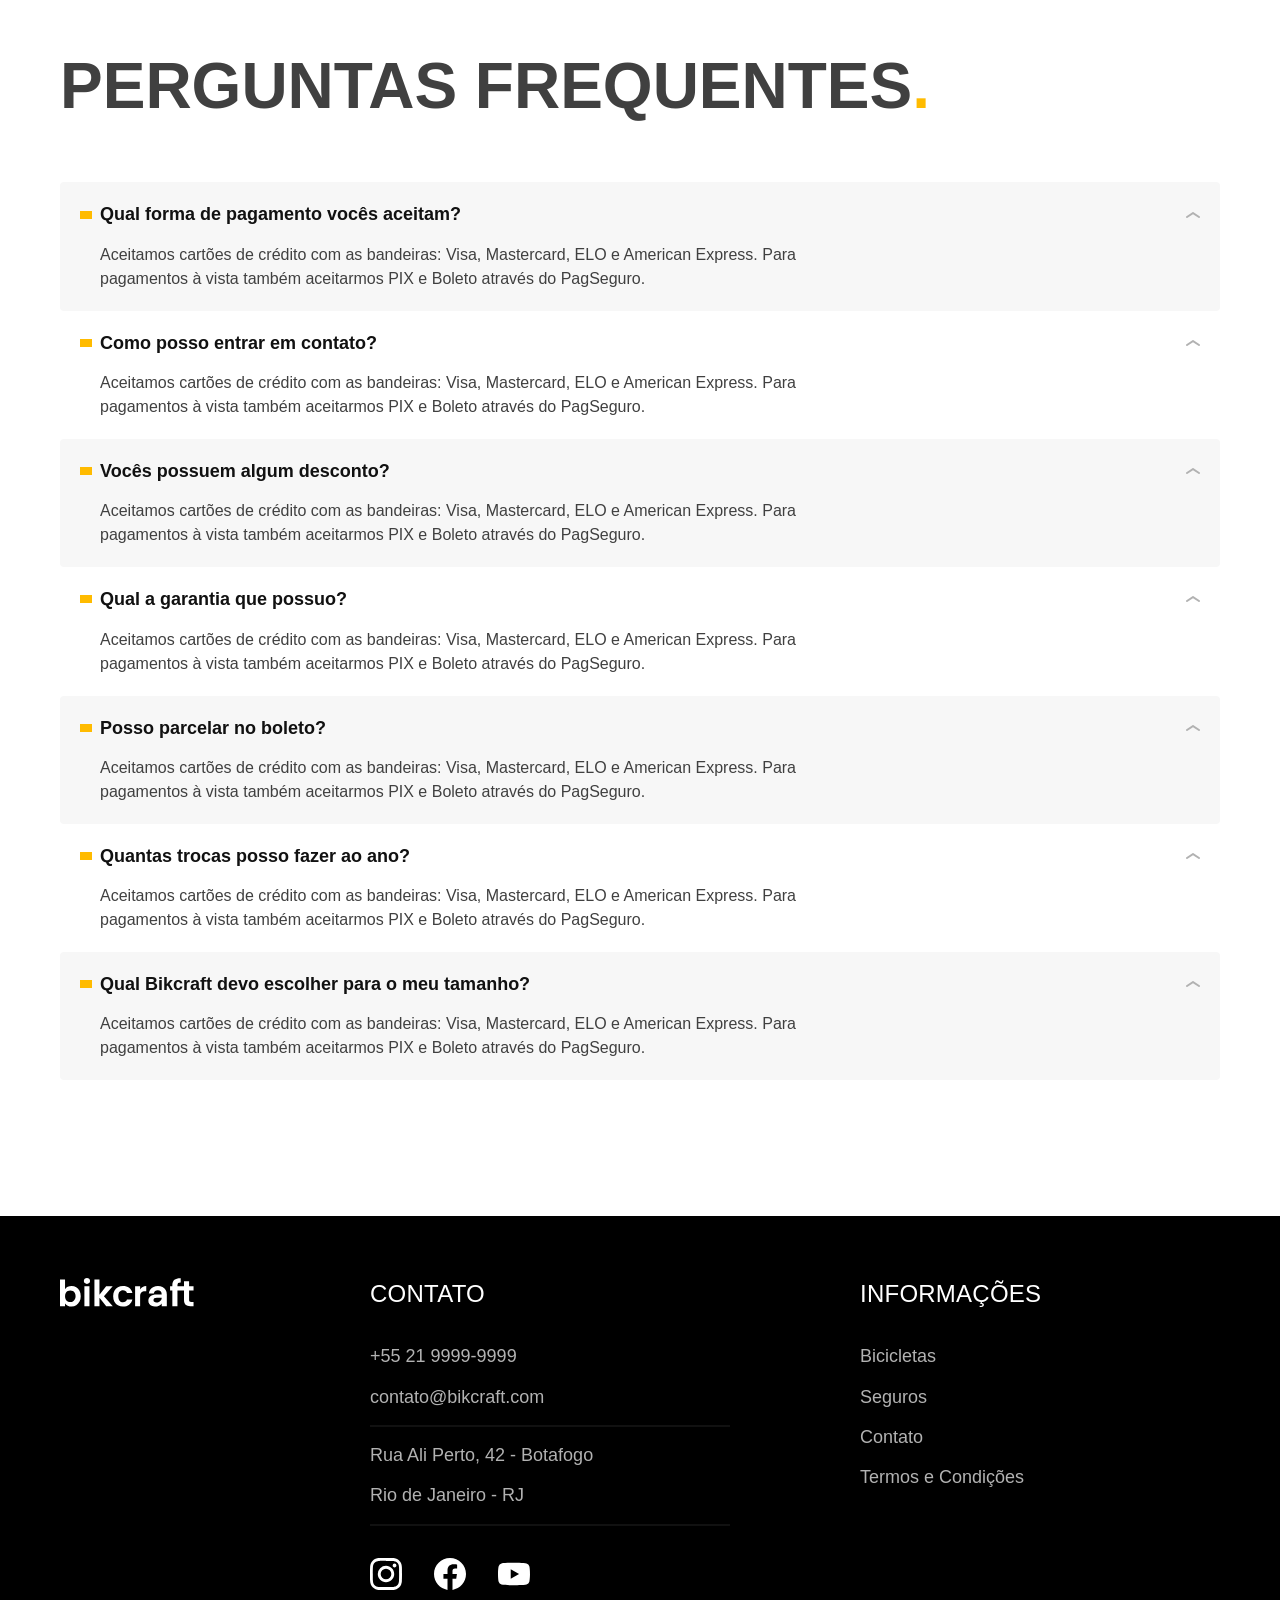
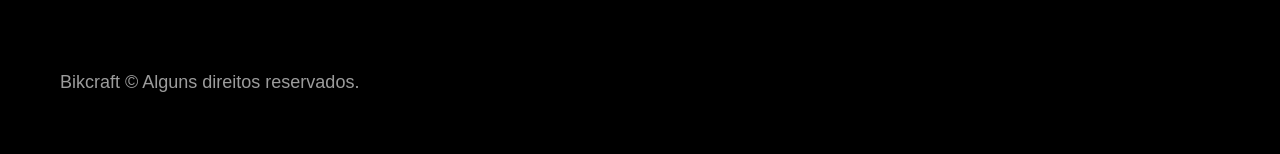
<file: seguros.html>
<!DOCTYPE html>
<html lang="pt-br">
<head>
  <meta charset="UTF-8">
  <!--Densidade de pixels no mobile-->
  <meta name="viewport" content="width=device-width, initial-scale=1.0">

  <!--Importante ser consiso para otimizar a busca do site-->
  <title>Seguros</title>
  <meta name="description" content="Termos e condições.">
  <link rel="preload" href="./css/style.css" as="style">
  <link rel="stylesheet" href="./css/style.css">
  
</head>
<body id="seguros">
  <!--bg de background-->
  <header class="header-bg">
    <div class="header container">
      <a href="./">
        <img src="img/bikcraft.svg" alt="Bikcraft">
      </a>

      <nav aria-label="primaria">
        <ul class="header-menu font-1-m cor-0">
          <li><a href="./bicicletas.html">Bicicletas</a></li>
          <li><a href="">Seguros</a></li>
          <li><a href="">Contato</a></li>
        </ul>
      </nav>
    </div>
  </header>

  <main class="seguros-bg">
    <div class="titulo-bg">
      <div class="titulo container">
        <p class="font-2-l-b cor-5">Escolha o seguro</p>
        <h1 class="font-1-xxl cor-0">você seguro<span class="cor-p1">.</span></h1>
      </div>
    </div>

    <div class="seguros container">
       <div class="seguros-item">
        <h3 class="font-1-xl cor-6">PRATA</h3>
        <span class="font-1-xl cor-0">R$ 199 <span class="font-1-xs cor-6">mensal</span></span>
        <ul class="font-2-m cor-0">
          <li>Duas trocas por ano</li>
          <li>Assistência técnica</li>
          <li>Suporte 08h ás 18h</li>
          <li>Cobertura estadual</li>
        </ul>
        <a class="botao secundario" href="./orcamento.html">Inscreva-se</a>
       </div>

       <div class="seguros-item">
        <h3 class="font-1-xl cor-p1">OURO</h3>
        <span class="font-1-xl cor-0">R$ 299 <span class="font-1-xs cor-6">mensal</span></span>
        <ul class="font-2-m cor-0">
          <li>Cinco trocas por ano</li>
          <li>Assistência especial</li>
          <li>Suporte 24h</li>
          <li>Cobertura nacional</li>
          <li>Desconto em parceiros</li>
          <li>Acesso ao clube Bikcraft</li>
        </ul>
        <a class="botao" href="./orcamento.html">Inscreva-se</a>
       </div>
    </div>
  </main>

  <article class="vantagens-bg">
    <div class="vantagens container">
      <h2 class="font-1-xxl cor-0">vantagens<span class="cor-p1">.</span></h2>
      <ul>
        <li>
          <img src="./img/icones/eletrica.svg" alt="">
          <h3 class="font-1-l cor-0">Reparo elétrico</h3>
          <p class="font-2-s cor-5">Garantimos o reparo completo do seu motor em caso de falhas. Sabemos que falhas são raras, mas estamos aqui para caso ocorra.</p>
        </li>
        <li>
          <img src="./img/icones/carbono.svg" alt="">
          <h3 class="font-1-l cor-0">Carbono</h3>
          <p class="font-2-s cor-5">Nossos quadros são feitos para durar para sempre. Mas caso algo ocorra, ficamos felizes em reparar.</p>
        </li>
        <li>
          <img src="./img/icones/sustentavel.svg" alt="">
          <h3 class="font-1-l cor-0">Sustentável</h3>
          <p class="font-2-s cor-5">Trabalhamos com a filosofia de desperdício zero. Qualquer parte defeituosa é reciclada e reutilizada em outro projeto.</p>
        </li>
        <li>
          <img src="./img/icones/rastreador.svg" alt="">
          <h3 class="font-1-l cor-0">Rastreador</h3>
          <p class="font-2-s cor-5">Utilizamos o GPS da sua Bikcraft em conjunto com especialistas em segurança para efetuarmos a recuperação.</p>
        </li>
        <li>
          <img src="./img/icones/seguro.svg" alt="">
          <h3 class="font-1-l cor-0">Segurança</h3>
          <p class="font-2-s cor-5">Com o seguro Bikcraft você pode ficar tranquilo em saber que o seu dinheiro não será perdido em casos de roubo.</p>
        </li>
        <li>
          <img src="./img/icones/velocidade.svg" alt="">
          <h3 class="font-1-l cor-0">Rapidez</h3>
          <p class="font-2-s cor-5">A sua Bikcraft ficará pronta para uso no mesmo dia, caso você traga ela para ser reparada em uma das filiais.</p>
        </li>
      </ul>
    </div>
  </article>

  <article class="perguntas container">
    <h2 class="font-1-xxl cor-9">Perguntas frequentes<span class="cor-p1">.</span></h2>
    <dl>
      <div>
        <dt class="font-1-m-b">Qual forma de pagamento vocês aceitam?</dt>
        <dd class="font-2-s cor-9">Aceitamos cartões de crédito com as bandeiras: Visa, Mastercard, ELO e American Express. Para pagamentos à vista também aceitarmos PIX e Boleto através do PagSeguro.</dd>
      </div>
      <div>
        <dt class="font-1-m-b">Como posso entrar em contato?</dt>
        <dd class="font-2-s cor-9">Aceitamos cartões de crédito com as bandeiras: Visa, Mastercard, ELO e American Express. Para pagamentos à vista também aceitarmos PIX e Boleto através do PagSeguro.</dd>
      </div>
      <div>
        <dt class="font-1-m-b">Vocês possuem algum desconto?</dt>
        <dd class="font-2-s cor-9">Aceitamos cartões de crédito com as bandeiras: Visa, Mastercard, ELO e American Express. Para pagamentos à vista também aceitarmos PIX e Boleto através do PagSeguro.</dd>
      </div>
      <div>
        <dt class="font-1-m-b">Qual a garantia que possuo?</dt>
        <dd class="font-2-s cor-9">Aceitamos cartões de crédito com as bandeiras: Visa, Mastercard, ELO e American Express. Para pagamentos à vista também aceitarmos PIX e Boleto através do PagSeguro.</dd>
      </div>
      <div>
        <dt class="font-1-m-b">Posso parcelar no boleto?</dt>
        <dd class="font-2-s cor-9">Aceitamos cartões de crédito com as bandeiras: Visa, Mastercard, ELO e American Express. Para pagamentos à vista também aceitarmos PIX e Boleto através do PagSeguro.</dd>
      </div>
      <div>
        <dt class="font-1-m-b">Quantas trocas posso fazer ao ano?</dt>
        <dd class="font-2-s cor-9">Aceitamos cartões de crédito com as bandeiras: Visa, Mastercard, ELO e American Express. Para pagamentos à vista também aceitarmos PIX e Boleto através do PagSeguro.</dd>
      </div>
      <div>
        <dt class="font-1-m-b">Qual Bikcraft devo escolher para o meu tamanho?</dt>
        <dd class="font-2-s cor-9">Aceitamos cartões de crédito com as bandeiras: Visa, Mastercard, ELO e American Express. Para pagamentos à vista também aceitarmos PIX e Boleto através do PagSeguro.</dd>
      </div>
    </dl>
  </article>
  
  <footer class="footer-bg">
    <div class="footer container">
      <img src="./img/bikcraft.svg" alt="Bikcraft">
      <div class="footer-contato">
        <h3 class="font-2-l-b cor-0">Contato</h3>
        <ul class="font-2-m cor-5">
          <li><a href="tel:+552199999999">+55 21 9999-9999</a></li>
          <li><a href="mailto:contato@bikcraft.com">contato@bikcraft.com</a></li>
          <li>Rua Ali Perto, 42 - Botafogo</li>
          <li>Rio de Janeiro - RJ</li>
        </ul>
        <div class="footer-redes">
          <a href="">
            <img src="./img/redes/instagram.svg" alt="Instagram">
          </a>
          <a href="">
            <img src="./img/redes/facebook.svg" alt="Facebook">
          </a>
          <a href="">
            <img src="./img/redes/youtube.svg" alt="Youtube">
          </a>
        </div>
      </div>
      <div class="footer-informacoes">
        <h3 class="font-2-l-b cor-0">Informações</h3>
        <nav>
          <ul class="font-1-m cor-5">
            <li><a href="./bicicletas.html">Bicicletas</a></li>
            <li><a href="./seguros.html">Seguros</a></li>
            <li><a href="./contato.html">Contato</a></li>
            <li><a href="./termos.html">Termos e Condições</a></li>
          </ul>
        </nav>
      </div>
      <p class="footer-copy font-2-m cor-6">Bikcraft © Alguns direitos reservados.</p>
    </div>
  </footer>
</body>

</html>
</file>
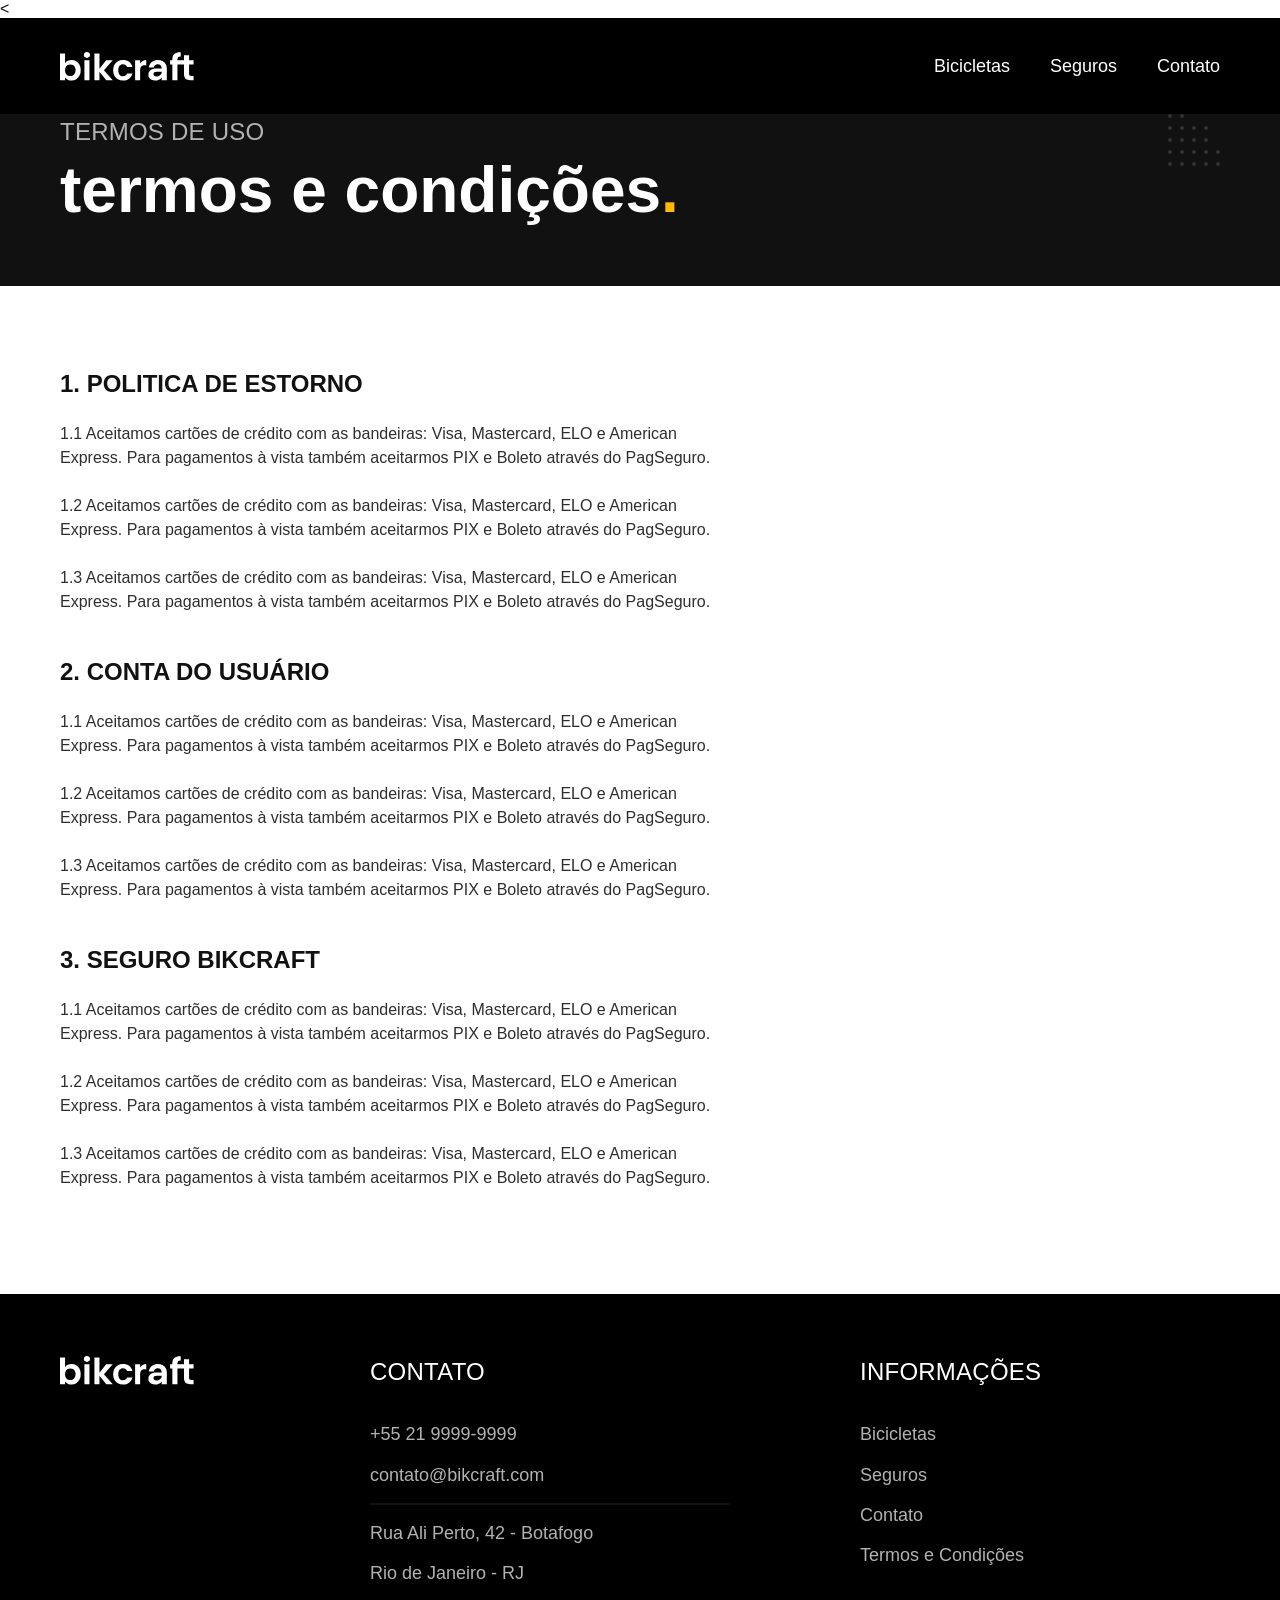
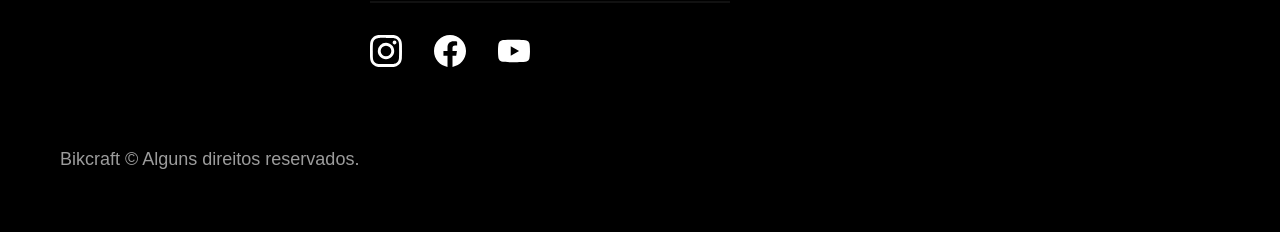
<file: termos.html>
<!DOCTYPE html>
<html lang="pt-br">
<head>
  <meta charset="UTF-8">
  <!--Densidade de pixels no mobile-->
  <meta name="viewport" content="width=device-width, initial-scale=1.0">

  <!--Importante ser consiso para otimizar a busca do site-->
  <title>Termos e condições</title>
  <meta name="description" content="Termos e condições.">
  <<link rel="preload" href="./css/style.css" as="style">
  <link rel="stylesheet" href="./css/style.css">
  
</head>
<body id="termos">
  <!--bg de background-->
  <header class="header-bg">
    <div class="header container">
      <a href="./">
        <img src="img/bikcraft.svg" alt="Bikcraft">
      </a>

      <nav aria-label="primaria">
        <ul class="header-menu font-1-m cor-0">
          <li><a href="./bicicletas.html">Bicicletas</a></li>
          <li><a href="">Seguros</a></li>
          <li><a href="">Contato</a></li>
        </ul>
      </nav>
    </div>
  </header>

  <main>
    <div class="titulo-bg">
      <div class="titulo container">
        <p class="font-2-l-b cor-5">Termos de uso</p>
        <h1 class="font-1-xxl cor-0">termos e condições<span class="cor-p1">.</span></h1>
      </div>
    </div>

    <div class="termos font-2-s cor-10 container">
      <h2 class="font-1-l cor-11">1. Politica de Estorno</h2>
      <p>1.1 Aceitamos cartões de crédito com as bandeiras: Visa, Mastercard, ELO e American Express. Para pagamentos à vista também aceitarmos PIX e Boleto através do PagSeguro.</p>
      <p>1.2 Aceitamos cartões de crédito com as bandeiras: Visa, Mastercard, ELO e American Express. Para pagamentos à vista também aceitarmos PIX e Boleto através do PagSeguro.</p>
     <p>1.3 Aceitamos cartões de crédito com as bandeiras: Visa, Mastercard, ELO e American Express. Para pagamentos à vista também aceitarmos PIX e Boleto através do PagSeguro.</p>
     <h2 class="font-1-l cor-11">2. Conta do Usuário</h2>
      <p>1.1 Aceitamos cartões de crédito com as bandeiras: Visa, Mastercard, ELO e American Express. Para pagamentos à vista também aceitarmos PIX e Boleto através do PagSeguro.</p>
      <p>1.2 Aceitamos cartões de crédito com as bandeiras: Visa, Mastercard, ELO e American Express. Para pagamentos à vista também aceitarmos PIX e Boleto através do PagSeguro.</p>
     <p>1.3 Aceitamos cartões de crédito com as bandeiras: Visa, Mastercard, ELO e American Express. Para pagamentos à vista também aceitarmos PIX e Boleto através do PagSeguro.</p>
     <h2 class="font-1-l cor-11">3. Seguro Bikcraft</h2>
      <p>1.1 Aceitamos cartões de crédito com as bandeiras: Visa, Mastercard, ELO e American Express. Para pagamentos à vista também aceitarmos PIX e Boleto através do PagSeguro.</p>
      <p>1.2 Aceitamos cartões de crédito com as bandeiras: Visa, Mastercard, ELO e American Express. Para pagamentos à vista também aceitarmos PIX e Boleto através do PagSeguro.</p>
     <p>1.3 Aceitamos cartões de crédito com as bandeiras: Visa, Mastercard, ELO e American Express. Para pagamentos à vista também aceitarmos PIX e Boleto através do PagSeguro.</p>
    </div>
  </main>
  
  <footer class="footer-bg">
    <div class="footer container">
      <img src="./img/bikcraft.svg" alt="Bikcraft">
      <div class="footer-contato">
        <h3 class="font-2-l-b cor-0">Contato</h3>
        <ul class="font-2-m cor-5">
          <li><a href="tel:+552199999999">+55 21 9999-9999</a></li>
          <li><a href="mailto:contato@bikcraft.com">contato@bikcraft.com</a></li>
          <li>Rua Ali Perto, 42 - Botafogo</li>
          <li>Rio de Janeiro - RJ</li>
        </ul>
        <div class="footer-redes">
          <a href="">
            <img src="./img/redes/instagram.svg" alt="Instagram">
          </a>
          <a href="">
            <img src="./img/redes/facebook.svg" alt="Facebook">
          </a>
          <a href="">
            <img src="./img/redes/youtube.svg" alt="Youtube">
          </a>
        </div>
      </div>
      <div class="footer-informacoes">
        <h3 class="font-2-l-b cor-0">Informações</h3>
        <nav>
          <ul class="font-1-m cor-5">
            <li><a href="./bicicletas.html">Bicicletas</a></li>
            <li><a href="./seguros.html">Seguros</a></li>
            <li><a href="./contato.html">Contato</a></li>
            <li><a href="./termos.html">Termos e Condições</a></li>
          </ul>
        </nav>
      </div>
      <p class="footer-copy font-2-m cor-6">Bikcraft © Alguns direitos reservados.</p>
    </div>
  </footer>
</body>

</html>
</file>
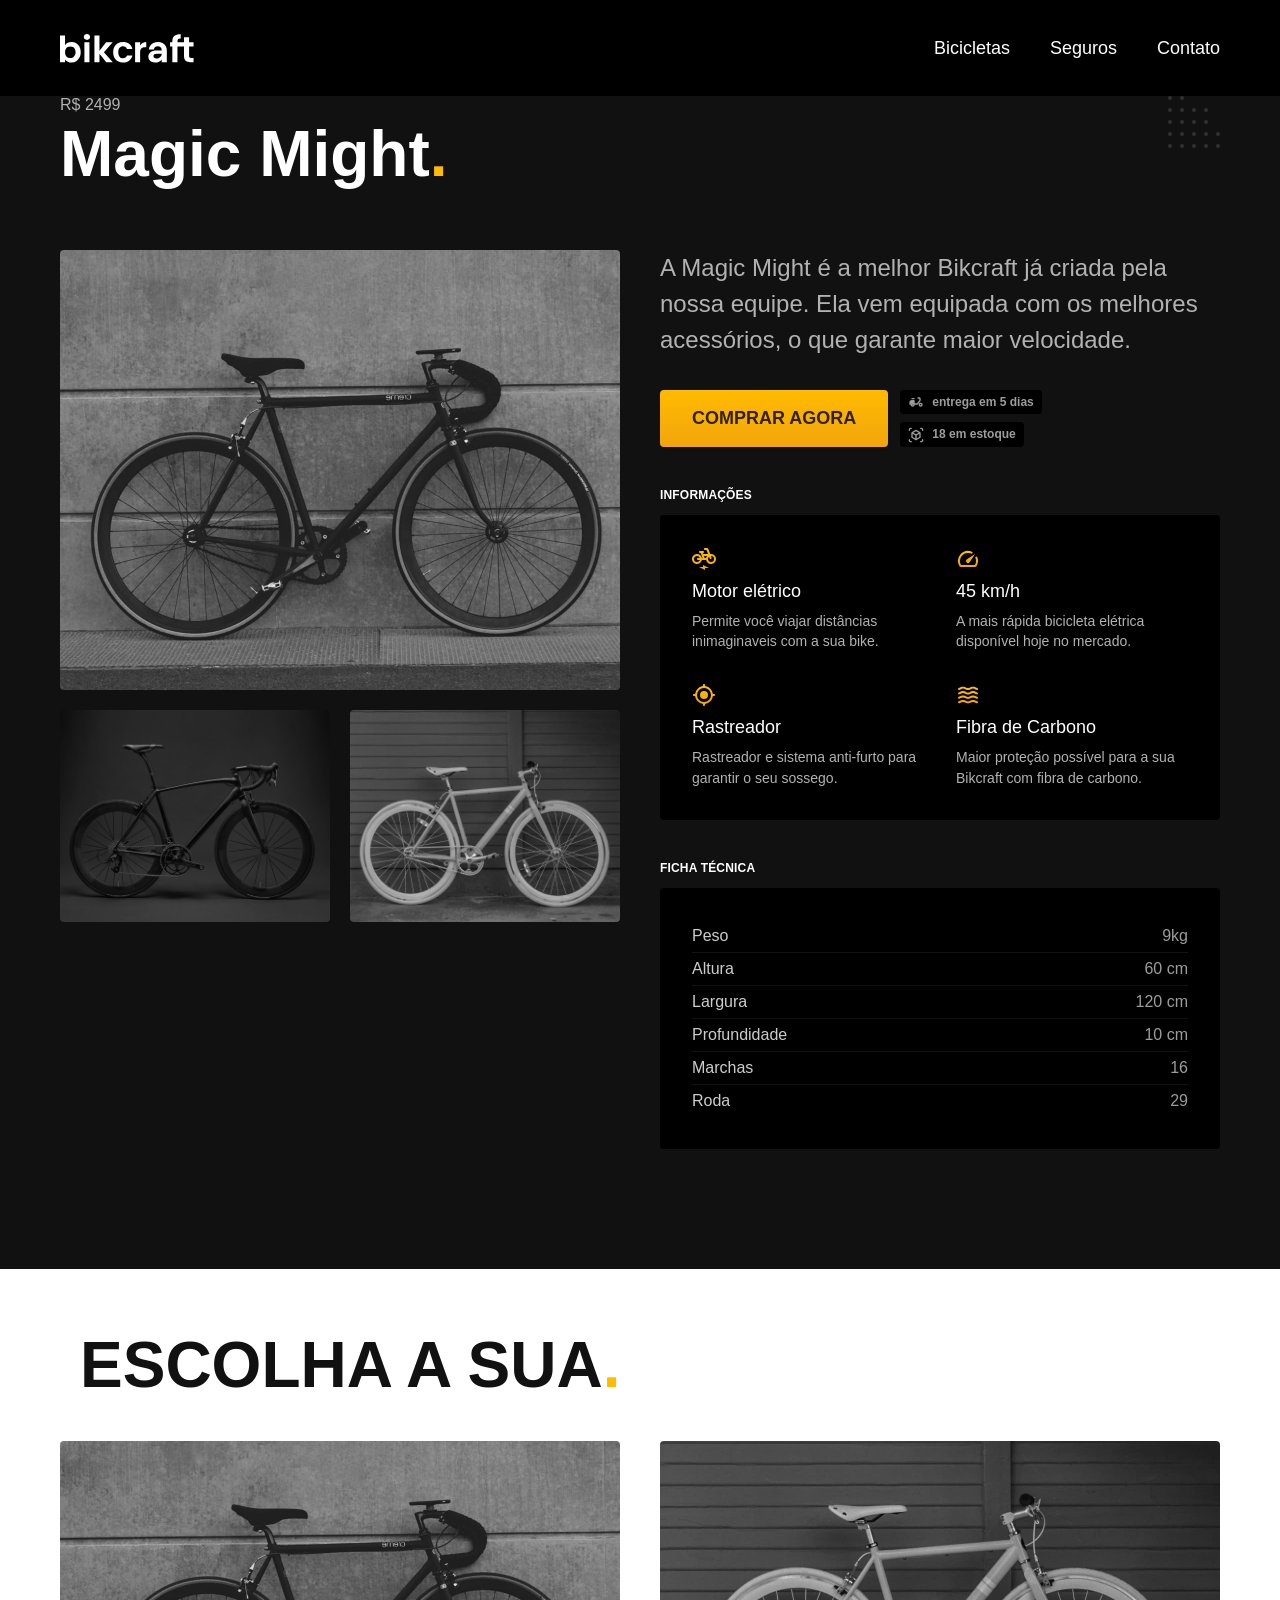
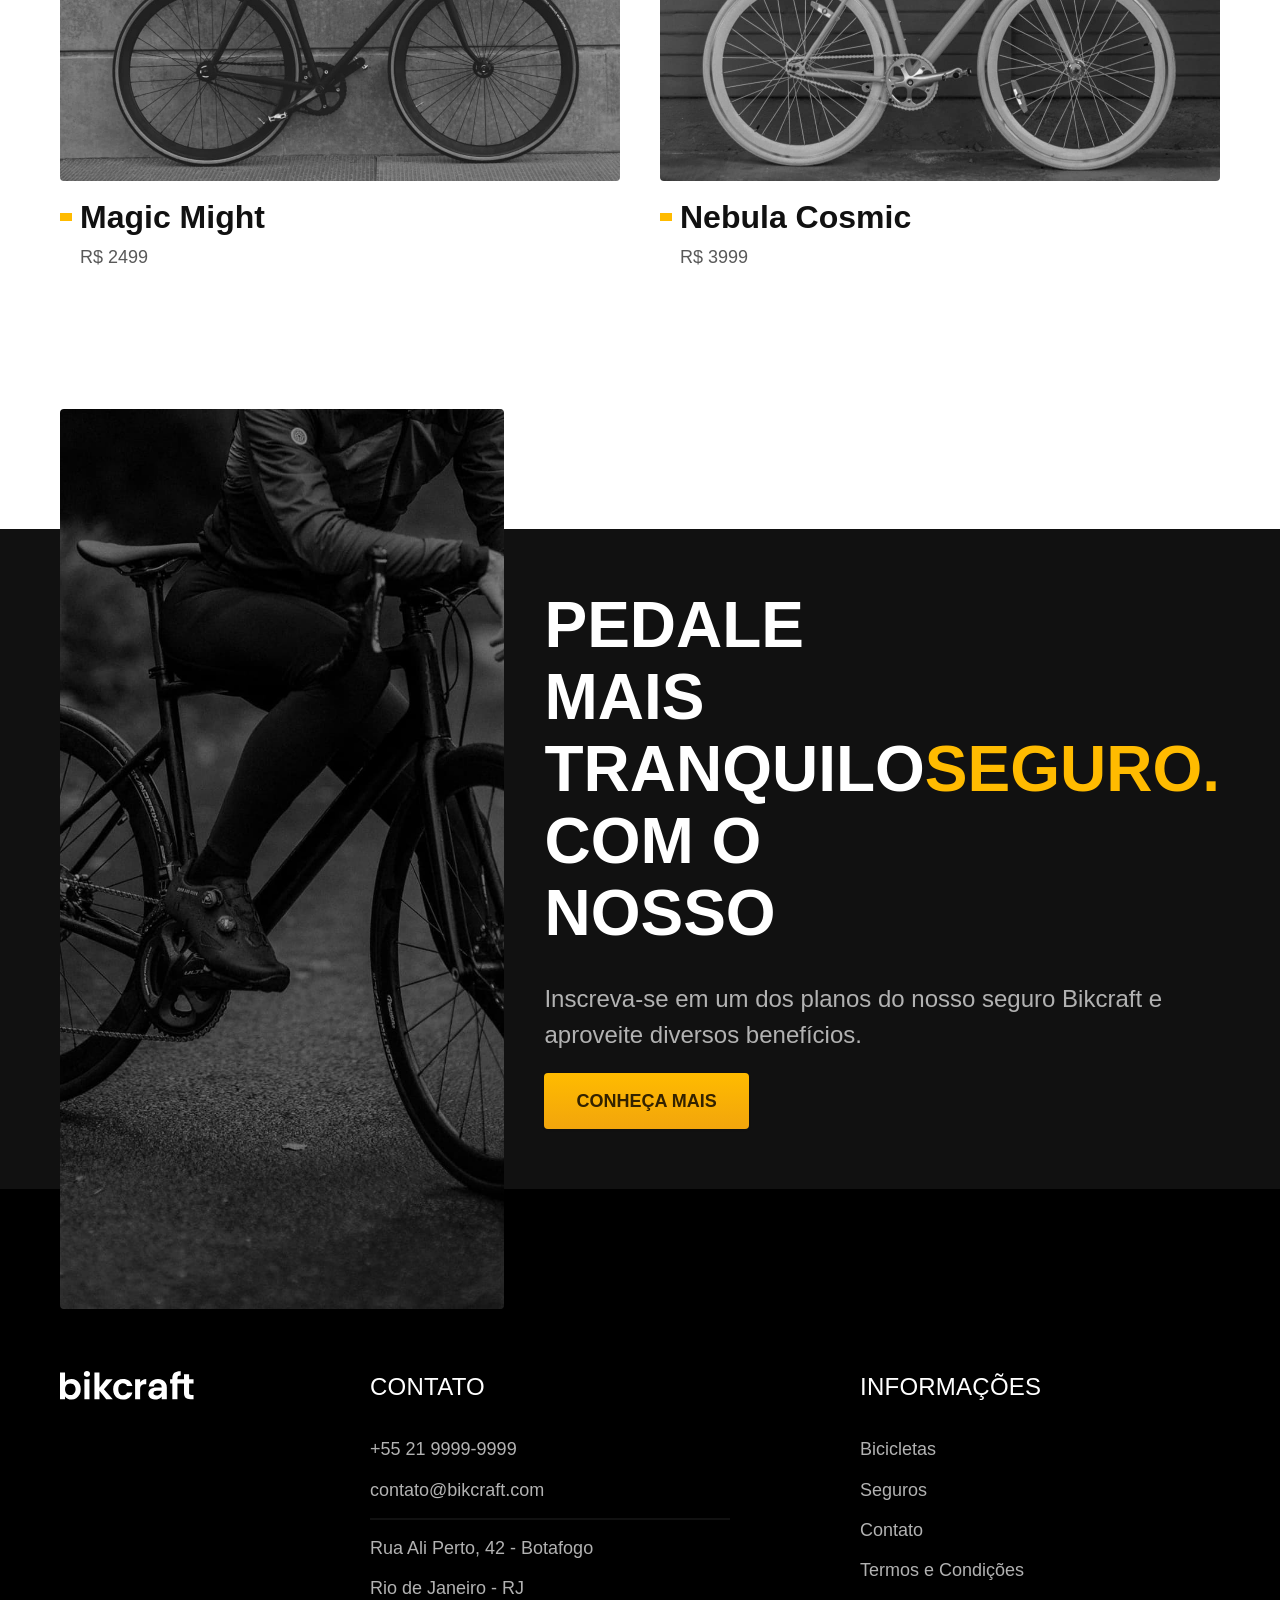
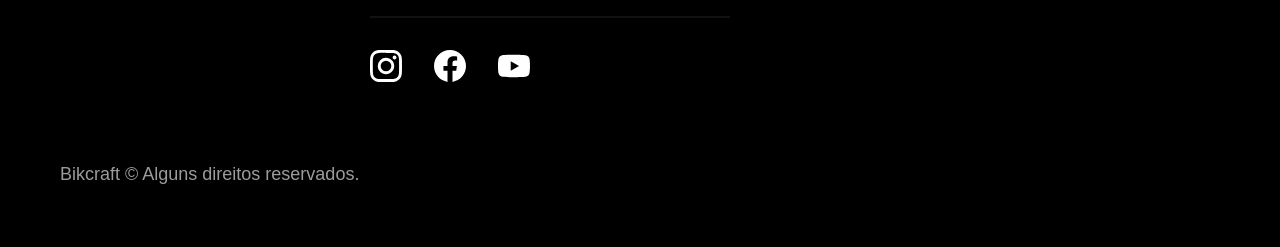
<file: bicicletas/magic.html>
<!DOCTYPE html>
<html lang="pt-br">
<head>
  <meta charset="UTF-8">
  <meta name="viewport" content="width=device-width, initial-scale=1.0">

  <title>Magic | Bikcraft</title>
  <meta name="description" content="Termos e condições.">
  <link rel="stylesheet" href="../css/style.css">
  
</head>
<body id="bicicleta">

  <header class="header-bg">
    <div class="header container">
      <a href="../">
        <img src="../img/bikcraft.svg" alt="Bikcraft">
      </a>

      <nav aria-label="primaria">
        <ul class="header-menu font-1-m cor-0">
          <li><a href="../bicicletas.html">Bicicletas</a></li>
          <li><a href="">Seguros</a></li>
          <li><a href="">Contato</a></li>
        </ul>
      </nav>
    </div>
  </header>

  <main class="titulo-bg">
    <div>
      <div class="titulo container">
        <p class="font-2-xl cor-5"><R1></R1>R$ 2499</p>
        <h1 class="font-1-xxl cor-0">Magic Might<span class="cor-p1">.</span></h1>
      </div>
    </div>
    <div class="bicicleta container">
      <div class="bicicleta-imagens">
        <img src="../img/bicicleta/nimbus2.jpg" alt="">
        <img src="../img/bicicleta/nimbus1.jpg" alt="">
        <img src="../img/bicicleta/nimbus3.jpg" alt="">
      </div>
      <div class="bicicleta-conteudo">
        <p class="font-2-l cor-5">A Magic Might é a melhor Bikcraft já criada pela nossa equipe. Ela vem equipada com os melhores acessórios, o que garante maior velocidade.</p>
        <div class="bicicleta-comprar">
          <a class="botao" href="../orcamento.html">Comprar Agora</a>
          <span class="font-1-xs cor-6"><img src="../img/icones/entrega.svg" alt=""> entrega em 5 dias</span>
          <span class="font-1-xs cor-6"><img src="../img/icones/estoque.svg" alt=""> 18 em estoque</span>
        </div>
      
      <h2 class="font-1-xs cor-0">Informações</h2>
      <ul class="bicicleta-informacoes">
        <li>
          <img src="../img/icones/eletrica.svg" alt="">
          <h3 class="font-1-m cor-0">Motor elétrico</h3>
          <p class="font-2-xs cor-5">Permite você viajar distâncias inimaginaveis com a sua bike.</p>
        </li>
        <li>
          <img src="../img/icones/velocidade.svg" alt="">
          <h3 class="font-1-m cor-0">45 km/h</h3>
          <p class="font-2-xs cor-5">A mais rápida bicicleta elétrica disponível hoje no mercado.</p>
        </li>
        <li>
          <img src="../img/icones/rastreador.svg" alt="">
          <h3 class="font-1-m cor-0">Rastreador</h3>
          <p class="font-2-xs cor-5">Rastreador e sistema anti-furto para garantir o seu sossego.</p>
        </li>
        <li>
          <img src="../img/icones/carbono.svg" alt="">
          <h3 class="font-1-m cor-0">Fibra de Carbono</h3>
          <p class="font-2-xs cor-5">Maior proteção possível para a sua Bikcraft com fibra de carbono.</p>
        </li>
      </ul>
      <h2 class="font-1-xs cor-0">Ficha Técnica</h2>
      <ul class="bicicleta-ficha font-2-s cor-4">
        <li>Peso <span>9kg</span></li>
        <li>Altura <span>60 cm</span></li>
        <li>Largura <span>120 cm</span></li>
        <li>Profundidade <span>10 cm</span></li>
        <li>Marchas <span>16</span></li>
        <li>Roda <span>29</span></li>
      </ul>
      </div>
    </div>
  </main>
  
  <article class="bicicletas-lista container">
    <h2 class="font-1-xxl">escolha a sua<span class="cor-p1">.</span></h2>

    <ul>
      <li>
        <a href="./magic.html">
          <img src="../img/bicicletas/magic.jpg" alt="Bicicleta preta"> 
          <h3 class="font-1-xl">Magic Might</h3>
          <span class="font-2-m cor-8">R$ 2499</span>
        </a>
      </li>
      <li>
        <a href="./nebula.html">
          <img src="../img/bicicletas/nebula.jpg" alt="Bicicleta preta"> 
          <h3 class="font-1-xl">Nebula Cosmic</h3>
          <span class="font-2-m cor-8">R$ 3999</span>
        </a>
      </li>
    </ul>
  </article>

  <article class="seguro-bg">
    <div class="seguro container">
      <div class="seguro-imagem">
        <img src="../img/fotos/seguros.jpg" alt="Pessoa parada em cima de uma bicicleta">
      </div>
      <div class="seguro-conteudo">
        <h2 class="font-1-xxl cor-0">Pedale mais tranquilo com o nosso <span class="cor-p1">seguro.</span></h2>
        <p class="font-2-l cor-5">Inscreva-se em um dos planos do nosso seguro Bikcraft e aproveite diversos benefícios.</p>
        <a class="botao" href="../seguros.html">Conheça Mais</a>
      </div>
    </div>
  </article>

  <footer class="footer-bg">
    <div class="footer container">
      <img src="../img/bikcraft.svg" alt="Bikcraft">
      <div class="footer-contato">
        <h3 class="font-2-l-b cor-0">Contato</h3>
        <ul class="font-2-m cor-5">
          <li><a href="tel:+552199999999">+55 21 9999-9999</a></li>
          <li><a href="mailto:contato@bikcraft.com">contato@bikcraft.com</a></li>
          <li>Rua Ali Perto, 42 - Botafogo</li>
          <li>Rio de Janeiro - RJ</li>
        </ul>
        <div class="footer-redes">
          <a href="">
            <img src="../img/redes/instagram.svg" alt="Instagram">
          </a>
          <a href="">
            <img src="../img/redes/facebook.svg" alt="Facebook">
          </a>
          <a href="">
            <img src="../img/redes/youtube.svg" alt="Youtube">
          </a>
        </div>
      </div>
      <div class="footer-informacoes">
        <h3 class="font-2-l-b cor-0">Informações</h3>
        <nav>
          <ul class="font-1-m cor-5">
            <li><a href="../bicicletas.html">Bicicletas</a></li>
            <li><a href="../seguros.html">Seguros</a></li>
            <li><a href="../contato.html">Contato</a></li>
            <li><a href="../termos.html">Termos e Condições</a></li>
          </ul>
        </nav>
      </div>
      <p class="footer-copy font-2-m cor-6">Bikcraft © Alguns direitos reservados.</p>
    </div>
  </footer>
</body>

</html>
</file>
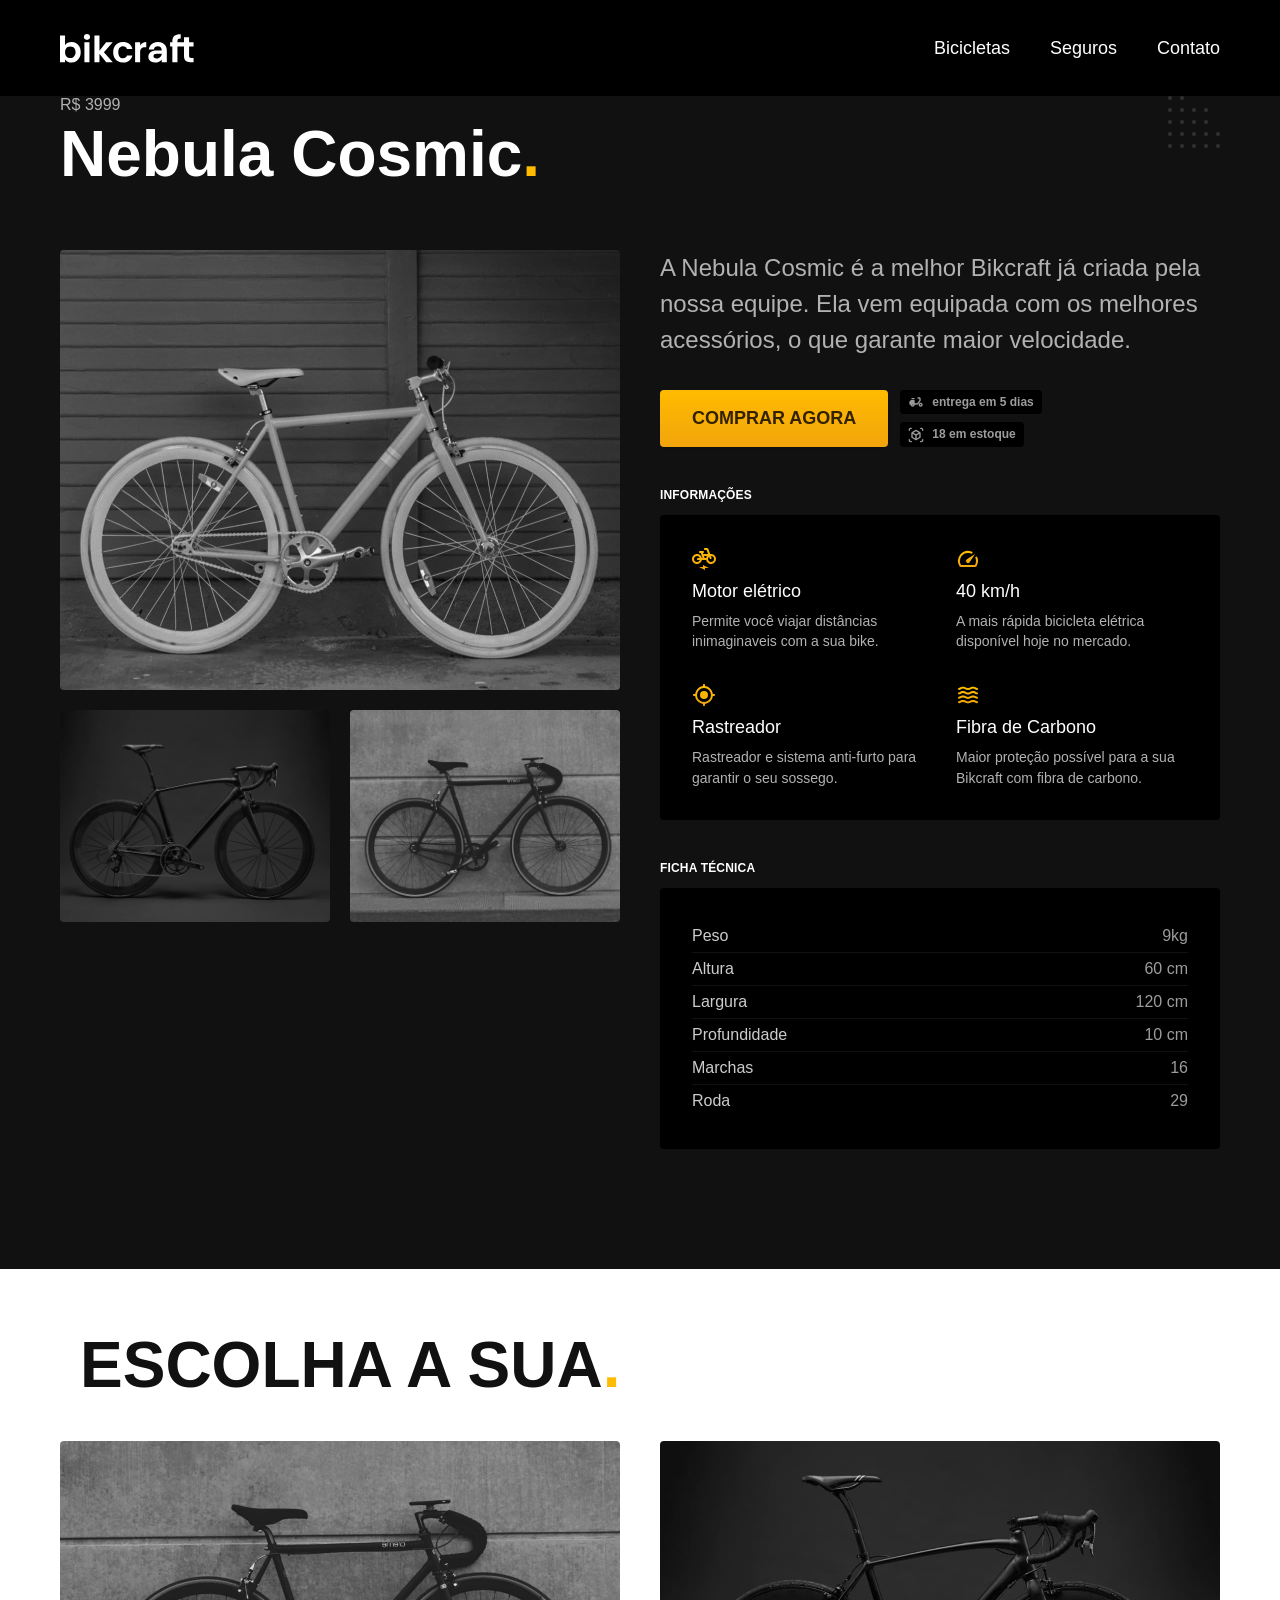
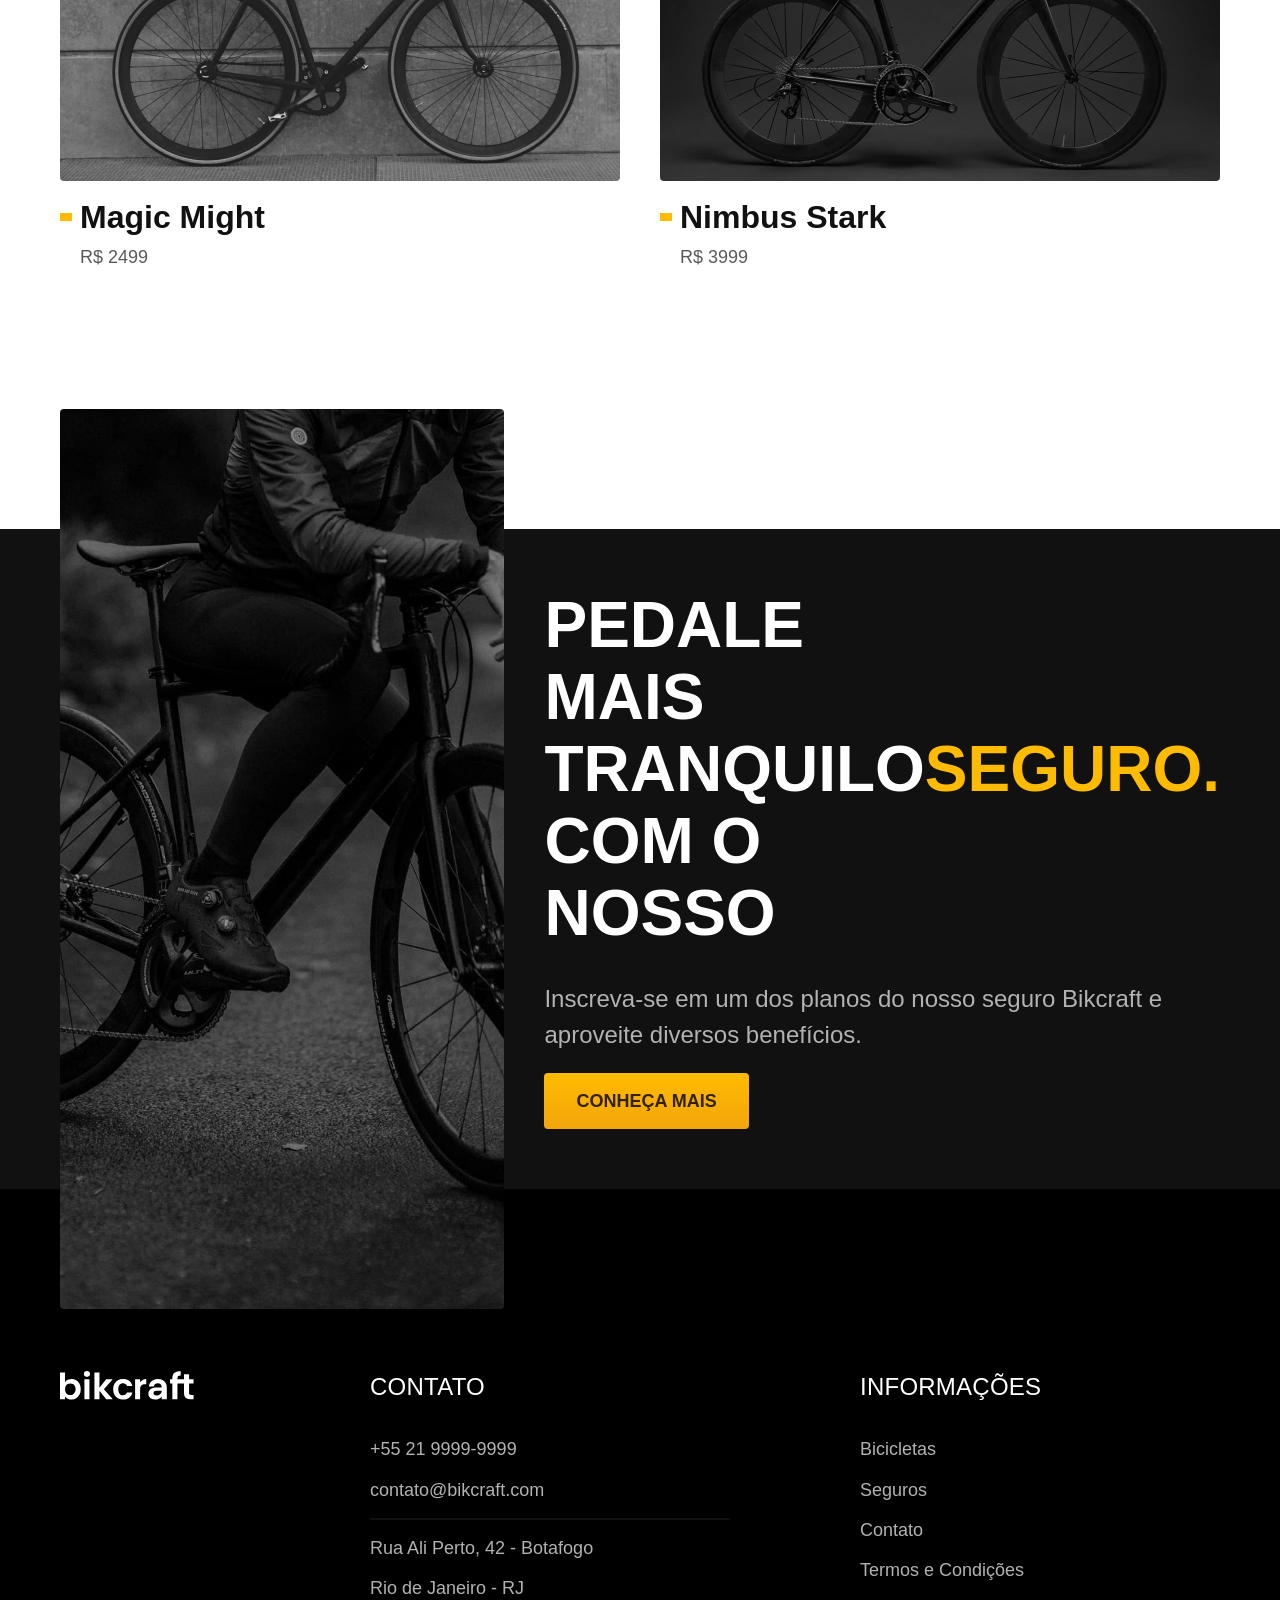
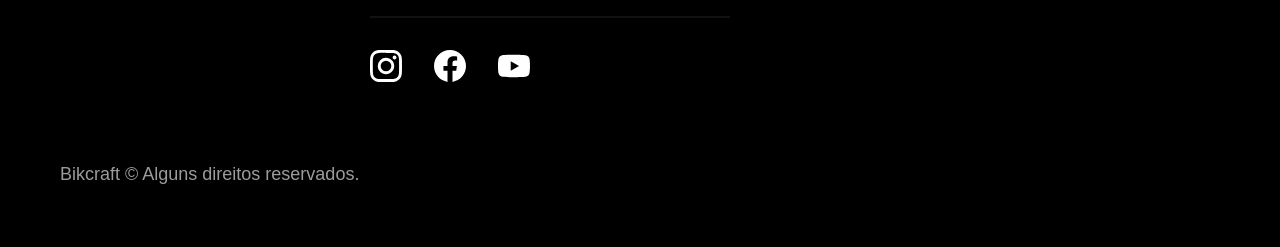
<file: bicicletas/nebula.html>
<!DOCTYPE html>
<html lang="pt-br">
<head>
  <meta charset="UTF-8">
  <meta name="viewport" content="width=device-width, initial-scale=1.0">

  <title>Nebula Cosmic | Bikcraft</title>
  <meta name="description" content="Termos e condições.">
  <link rel="stylesheet" href="../css/style.css">
  
</head>
<body id="bicicleta">

  <header class="header-bg">
    <div class="header container">
      <a href="../">
        <img src="../img/bikcraft.svg" alt="Bikcraft">
      </a>

      <nav aria-label="primaria">
        <ul class="header-menu font-1-m cor-0">
          <li><a href="../bicicletas.html">Bicicletas</a></li>
          <li><a href="">Seguros</a></li>
          <li><a href="">Contato</a></li>
        </ul>
      </nav>
    </div>
  </header>

  <main class="titulo-bg">
    <div>
      <div class="titulo container">
        <p class="font-2-xl cor-5"><R1></R1>R$ 3999</p>
        <h1 class="font-1-xxl cor-0">Nebula Cosmic<span class="cor-p1">.</span></h1>
      </div>
    </div>
    <div class="bicicleta container">
      <div class="bicicleta-imagens">
        <img src="../img/bicicleta/nimbus3.jpg" alt="">
        <img src="../img/bicicleta/nimbus1.jpg" alt="">
        <img src="../img/bicicleta/nimbus2.jpg" alt="">
      </div>
      <div class="bicicleta-conteudo">
        <p class="font-2-l cor-5">A Nebula Cosmic é a melhor Bikcraft já criada pela nossa equipe. Ela vem equipada com os melhores acessórios, o que garante maior velocidade.</p>
        <div class="bicicleta-comprar">
          <a class="botao" href="../orcamento.html">Comprar Agora</a>
          <span class="font-1-xs cor-6"><img src="../img/icones/entrega.svg" alt=""> entrega em 5 dias</span>
          <span class="font-1-xs cor-6"><img src="../img/icones/estoque.svg" alt=""> 18 em estoque</span>
        </div>
      
      <h2 class="font-1-xs cor-0">Informações</h2>
      <ul class="bicicleta-informacoes">
        <li>
          <img src="../img/icones/eletrica.svg" alt="">
          <h3 class="font-1-m cor-0">Motor elétrico</h3>
          <p class="font-2-xs cor-5">Permite você viajar distâncias inimaginaveis com a sua bike.</p>
        </li>
        <li>
          <img src="../img/icones/velocidade.svg" alt="">
          <h3 class="font-1-m cor-0">40 km/h</h3>
          <p class="font-2-xs cor-5">A mais rápida bicicleta elétrica disponível hoje no mercado.</p>
        </li>
        <li>
          <img src="../img/icones/rastreador.svg" alt="">
          <h3 class="font-1-m cor-0">Rastreador</h3>
          <p class="font-2-xs cor-5">Rastreador e sistema anti-furto para garantir o seu sossego.</p>
        </li>
        <li>
          <img src="../img/icones/carbono.svg" alt="">
          <h3 class="font-1-m cor-0">Fibra de Carbono</h3>
          <p class="font-2-xs cor-5">Maior proteção possível para a sua Bikcraft com fibra de carbono.</p>
        </li>
      </ul>
      <h2 class="font-1-xs cor-0">Ficha Técnica</h2>
      <ul class="bicicleta-ficha font-2-s cor-4">
        <li>Peso <span>9kg</span></li>
        <li>Altura <span>60 cm</span></li>
        <li>Largura <span>120 cm</span></li>
        <li>Profundidade <span>10 cm</span></li>
        <li>Marchas <span>16</span></li>
        <li>Roda <span>29</span></li>
      </ul>
      </div>
    </div>
  </main>
  
  <article class="bicicletas-lista container">
    <h2 class="font-1-xxl">escolha a sua<span class="cor-p1">.</span></h2>

    <ul>
      <li>
        <a href="./magic.html">
          <img src="../img/bicicletas/magic.jpg" alt="Bicicleta preta"> 
          <h3 class="font-1-xl">Magic Might</h3>
          <span class="font-2-m cor-8">R$ 2499</span>
        </a>
      </li>
      <li>
        <a href="./nebula.html">
          <img src="../img/bicicletas/nimbus.jpg" alt="Bicicleta preta"> 
          <h3 class="font-1-xl">Nimbus Stark</h3>
          <span class="font-2-m cor-8">R$ 3999</span>
        </a>
      </li>
    </ul>
  </article>

  <article class="seguro-bg">
    <div class="seguro container">
      <div class="seguro-imagem">
        <img src="../img/fotos/seguros.jpg" alt="Pessoa parada em cima de uma bicicleta">
      </div>
      <div class="seguro-conteudo">
        <h2 class="font-1-xxl cor-0">Pedale mais tranquilo com o nosso <span class="cor-p1">seguro.</span></h2>
        <p class="font-2-l cor-5">Inscreva-se em um dos planos do nosso seguro Bikcraft e aproveite diversos benefícios.</p>
        <a class="botao" href="../seguros.html">Conheça Mais</a>
      </div>
    </div>
  </article>

  <footer class="footer-bg">
    <div class="footer container">
      <img src="../img/bikcraft.svg" alt="Bikcraft">
      <div class="footer-contato">
        <h3 class="font-2-l-b cor-0">Contato</h3>
        <ul class="font-2-m cor-5">
          <li><a href="tel:+552199999999">+55 21 9999-9999</a></li>
          <li><a href="mailto:contato@bikcraft.com">contato@bikcraft.com</a></li>
          <li>Rua Ali Perto, 42 - Botafogo</li>
          <li>Rio de Janeiro - RJ</li>
        </ul>
        <div class="footer-redes">
          <a href="">
            <img src="../img/redes/instagram.svg" alt="Instagram">
          </a>
          <a href="">
            <img src="../img/redes/facebook.svg" alt="Facebook">
          </a>
          <a href="">
            <img src="../img/redes/youtube.svg" alt="Youtube">
          </a>
        </div>
      </div>
      <div class="footer-informacoes">
        <h3 class="font-2-l-b cor-0">Informações</h3>
        <nav>
          <ul class="font-1-m cor-5">
            <li><a href="../bicicletas.html">Bicicletas</a></li>
            <li><a href="../seguros.html">Seguros</a></li>
            <li><a href="../contato.html">Contato</a></li>
            <li><a href="../termos.html">Termos e Condições</a></li>
          </ul>
        </nav>
      </div>
      <p class="footer-copy font-2-m cor-6">Bikcraft © Alguns direitos reservados.</p>
    </div>
  </footer>
</body>

</html>
</file>
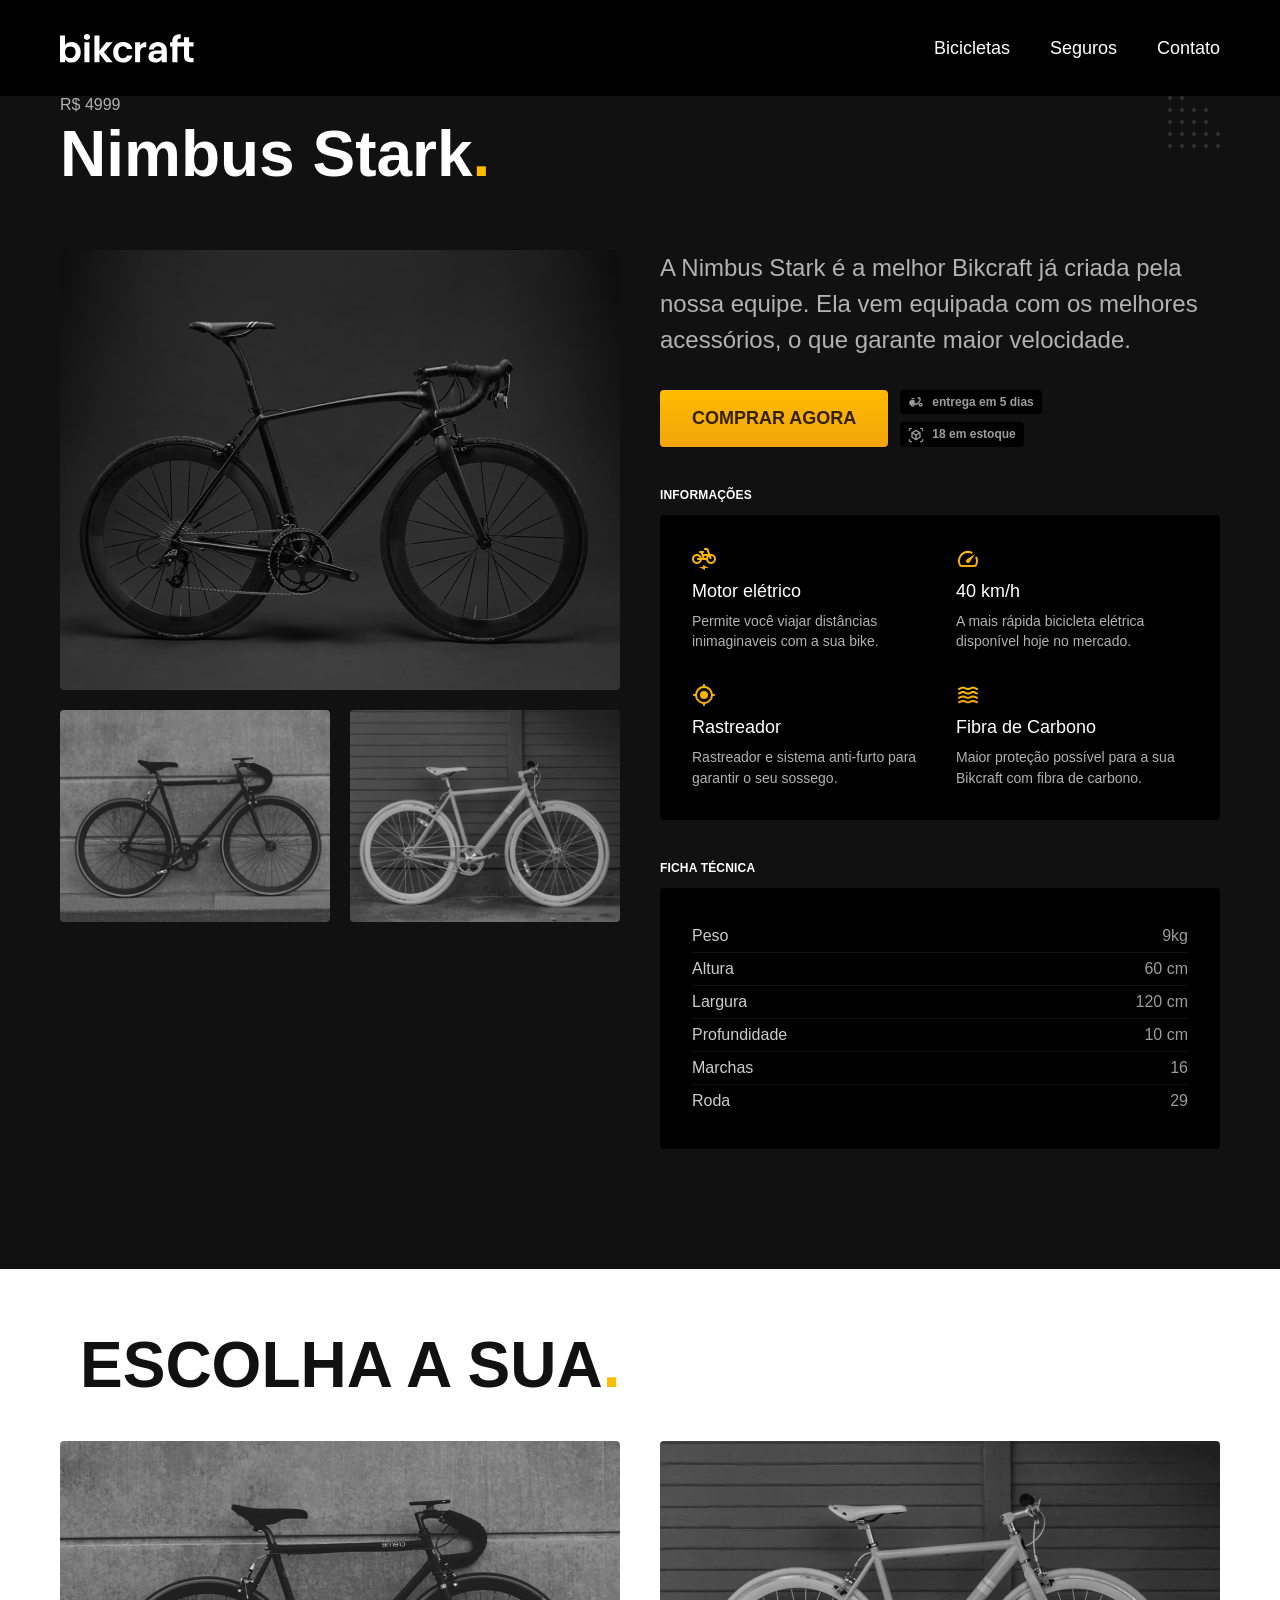
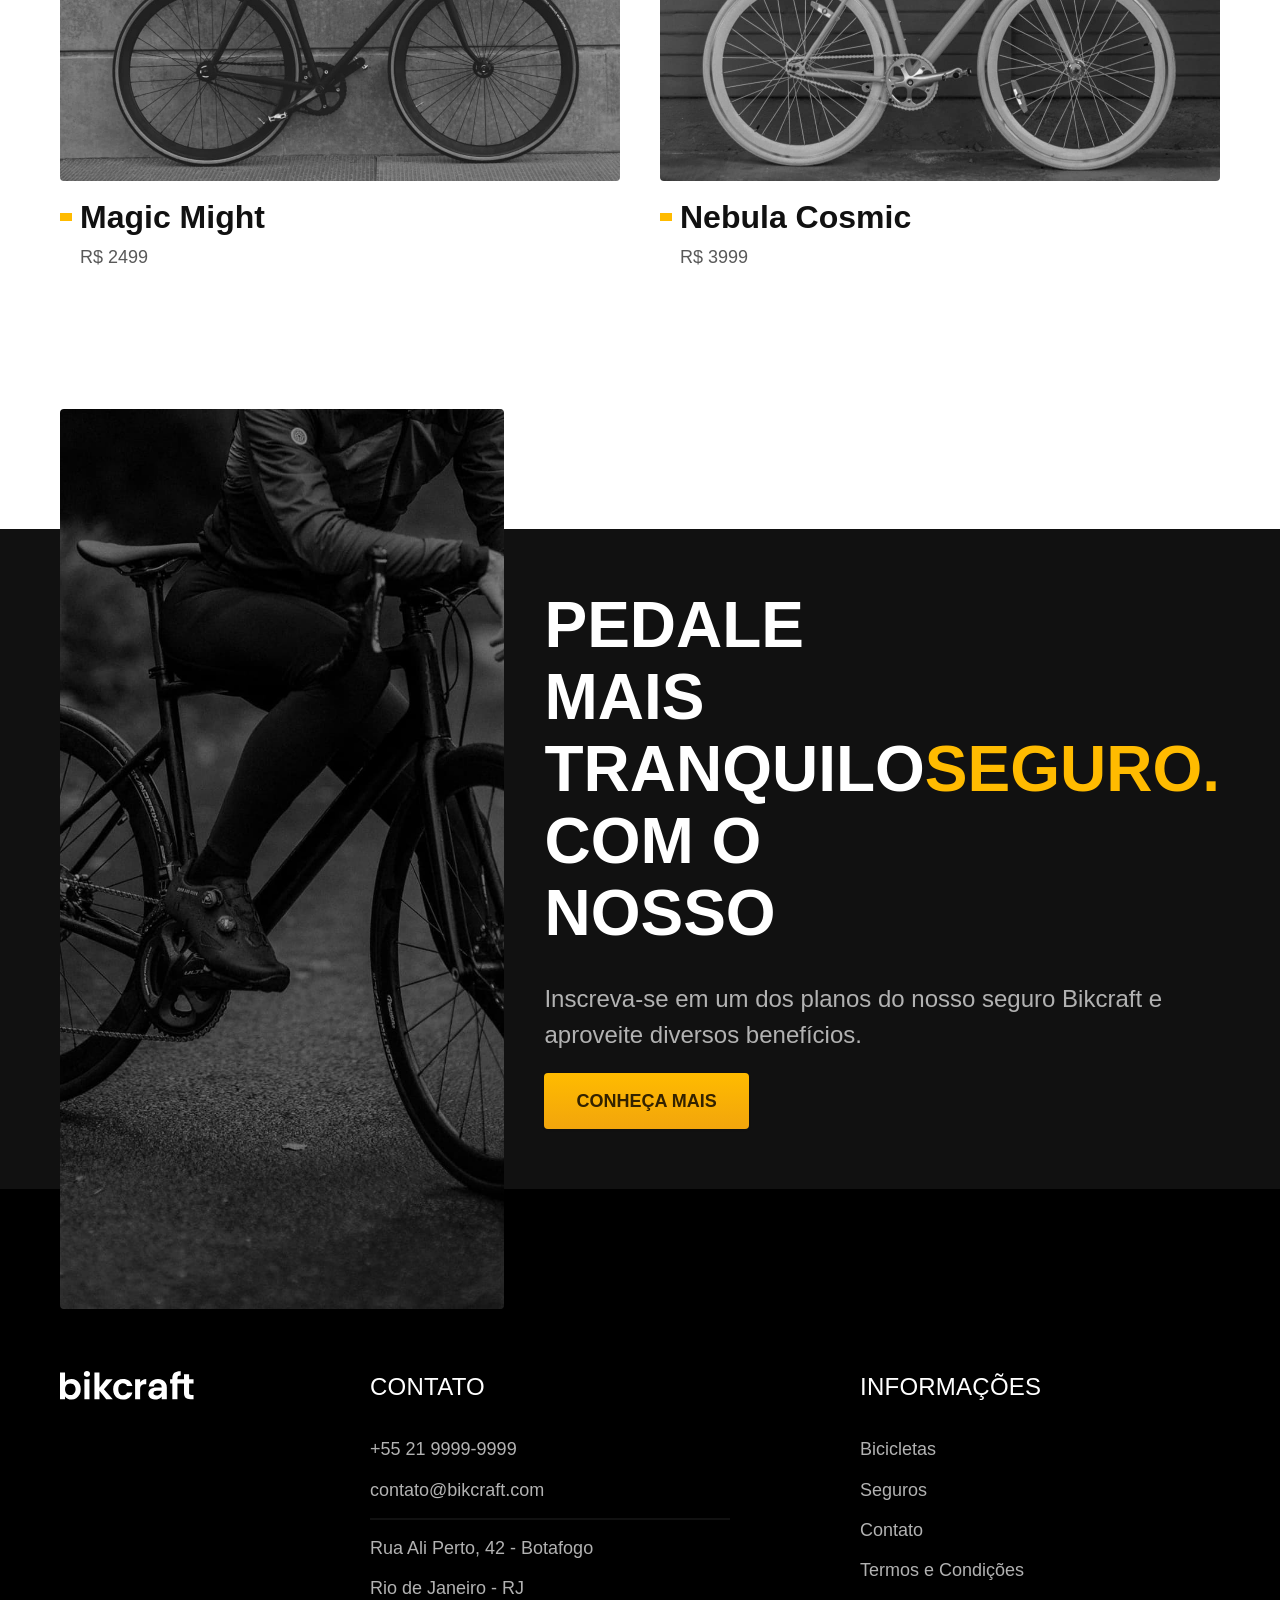
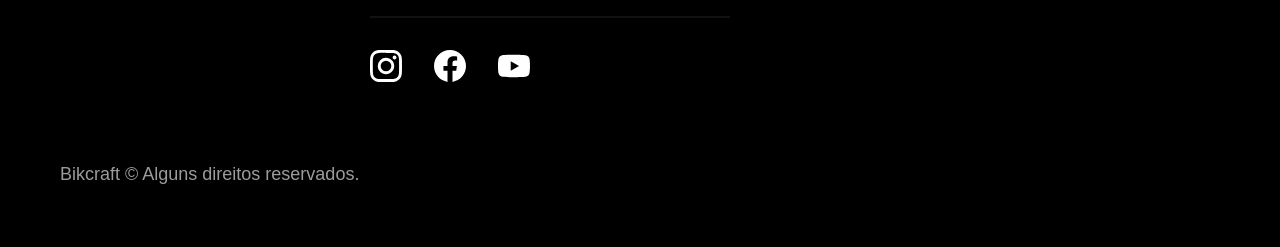
<file: bicicletas/nimbus.html>
<!DOCTYPE html>
<html lang="pt-br">
<head>
  <meta charset="UTF-8">
  <meta name="viewport" content="width=device-width, initial-scale=1.0">

  <title>Nimbus | Bikcraft</title>
  <meta name="description" content="Termos e condições.">
  <link rel="stylesheet" href="../css/style.css">
  
</head>
<body id="bicicleta">

  <header class="header-bg">
    <div class="header container">
      <a href="../">
        <img src="../img/bikcraft.svg" alt="Bikcraft">
      </a>

      <nav aria-label="primaria">
        <ul class="header-menu font-1-m cor-0">
          <li><a href="../bicicletas.html">Bicicletas</a></li>
          <li><a href="">Seguros</a></li>
          <li><a href="">Contato</a></li>
        </ul>
      </nav>
    </div>
  </header>

  <main class="titulo-bg">
    <div>
      <div class="titulo container">
        <p class="font-2-xl cor-5"><R1></R1>R$ 4999</p>
        <h1 class="font-1-xxl cor-0">Nimbus Stark<span class="cor-p1">.</span></h1>
      </div>
    </div>
    <div class="bicicleta container">
      <div class="bicicleta-imagens">
        <img src="../img/bicicleta/nimbus1.jpg" alt="">
        <img src="../img/bicicleta/nimbus2.jpg" alt="">
        <img src="../img/bicicleta/nimbus3.jpg" alt="">
      </div>
      <div class="bicicleta-conteudo">
        <p class="font-2-l cor-5">A Nimbus Stark é a melhor Bikcraft já criada pela nossa equipe. Ela vem equipada com os melhores acessórios, o que garante maior velocidade.</p>
        <div class="bicicleta-comprar">
          <a class="botao" href="../orcamento.html">Comprar Agora</a>
          <span class="font-1-xs cor-6"><img src="../img/icones/entrega.svg" alt=""> entrega em 5 dias</span>
          <span class="font-1-xs cor-6"><img src="../img/icones/estoque.svg" alt=""> 18 em estoque</span>
        </div>
      
      <h2 class="font-1-xs cor-0">Informações</h2>
      <ul class="bicicleta-informacoes">
        <li>
          <img src="../img/icones/eletrica.svg" alt="">
          <h3 class="font-1-m cor-0">Motor elétrico</h3>
          <p class="font-2-xs cor-5">Permite você viajar distâncias inimaginaveis com a sua bike.</p>
        </li>
        <li>
          <img src="../img/icones/velocidade.svg" alt="">
          <h3 class="font-1-m cor-0">40 km/h</h3>
          <p class="font-2-xs cor-5">A mais rápida bicicleta elétrica disponível hoje no mercado.</p>
        </li>
        <li>
          <img src="../img/icones/rastreador.svg" alt="">
          <h3 class="font-1-m cor-0">Rastreador</h3>
          <p class="font-2-xs cor-5">Rastreador e sistema anti-furto para garantir o seu sossego.</p>
        </li>
        <li>
          <img src="../img/icones/carbono.svg" alt="">
          <h3 class="font-1-m cor-0">Fibra de Carbono</h3>
          <p class="font-2-xs cor-5">Maior proteção possível para a sua Bikcraft com fibra de carbono.</p>
        </li>
      </ul>
      <h2 class="font-1-xs cor-0">Ficha Técnica</h2>
      <ul class="bicicleta-ficha font-2-s cor-4">
        <li>Peso <span>9kg</span></li>
        <li>Altura <span>60 cm</span></li>
        <li>Largura <span>120 cm</span></li>
        <li>Profundidade <span>10 cm</span></li>
        <li>Marchas <span>16</span></li>
        <li>Roda <span>29</span></li>
      </ul>
      </div>
    </div>
  </main>
  
  <article class="bicicletas-lista container">
    <h2 class="font-1-xxl">escolha a sua<span class="cor-p1">.</span></h2>

    <ul>
      <li>
        <a href="./magic.html">
          <img src="../img/bicicletas/magic.jpg" alt="Bicicleta preta"> 
          <h3 class="font-1-xl">Magic Might</h3>
          <span class="font-2-m cor-8">R$ 2499</span>
        </a>
      </li>
      <li>
        <a href="./nebula.html">
          <img src="../img/bicicletas/nebula.jpg" alt="Bicicleta preta"> 
          <h3 class="font-1-xl">Nebula Cosmic</h3>
          <span class="font-2-m cor-8">R$ 3999</span>
        </a>
      </li>
    </ul>
  </article>

  <article class="seguro-bg">
    <div class="seguro container">
      <div class="seguro-imagem">
        <img src="../img/fotos/seguros.jpg" alt="Pessoa parada em cima de uma bicicleta">
      </div>
      <div class="seguro-conteudo">
        <h2 class="font-1-xxl cor-0">Pedale mais tranquilo com o nosso <span class="cor-p1">seguro.</span></h2>
        <p class="font-2-l cor-5">Inscreva-se em um dos planos do nosso seguro Bikcraft e aproveite diversos benefícios.</p>
        <a class="botao" href="../seguros.html">Conheça Mais</a>
      </div>
    </div>
  </article>

  <footer class="footer-bg">
    <div class="footer container">
      <img src="../img/bikcraft.svg" alt="Bikcraft">
      <div class="footer-contato">
        <h3 class="font-2-l-b cor-0">Contato</h3>
        <ul class="font-2-m cor-5">
          <li><a href="tel:+552199999999">+55 21 9999-9999</a></li>
          <li><a href="mailto:contato@bikcraft.com">contato@bikcraft.com</a></li>
          <li>Rua Ali Perto, 42 - Botafogo</li>
          <li>Rio de Janeiro - RJ</li>
        </ul>
        <div class="footer-redes">
          <a href="">
            <img src="../img/redes/instagram.svg" alt="Instagram">
          </a>
          <a href="">
            <img src="../img/redes/facebook.svg" alt="Facebook">
          </a>
          <a href="">
            <img src="../img/redes/youtube.svg" alt="Youtube">
          </a>
        </div>
      </div>
      <div class="footer-informacoes">
        <h3 class="font-2-l-b cor-0">Informações</h3>
        <nav>
          <ul class="font-1-m cor-5">
            <li><a href="../bicicletas.html">Bicicletas</a></li>
            <li><a href="../seguros.html">Seguros</a></li>
            <li><a href="../contato.html">Contato</a></li>
            <li><a href="../termos.html">Termos e Condições</a></li>
          </ul>
        </nav>
      </div>
      <p class="footer-copy font-2-m cor-6">Bikcraft © Alguns direitos reservados.</p>
    </div>
  </footer>
</body>

</html>
</file>
<file: css/style.css>
@import "/css/global/global.css";
@import "/css/utilidades/tipografia.css";
@import "/css/utilidades/cores.css";

@import "/css/global/header.css";
@import "./global/footer.css";

/*Utilidades*/
@import "/css/utilidades/componentes.css";
@import "./utilidades/formulario.css";

/*Home*/
@import "/css/home/introducao.css";
@import "./home/tecnologia.css";
@import "./home/parceiros.css";
@import "./home/depoimento.css";

/*Bicicletas*/
@import "./bicicletas/bicicletas-lista.css";
@import "/css/bicicletas/bicicletas.css";

/*Bicicleta*/
@import "./bicicleta/bicicleta.css";
@import "./bicicleta/seguro.css";

/*seguros*/
@import "./seguros/seguros.css";
@import "./seguros/perguntas.css";
@import "./seguros/vantagens.css";

/*termos*/
@import "./termos/termos.css";

/*contato*/
@import "./contato/contato.css";
@import "./contato/lojas.css";

/*orçamento*/
@import "./orcamento/orcamento.css";
</file>
